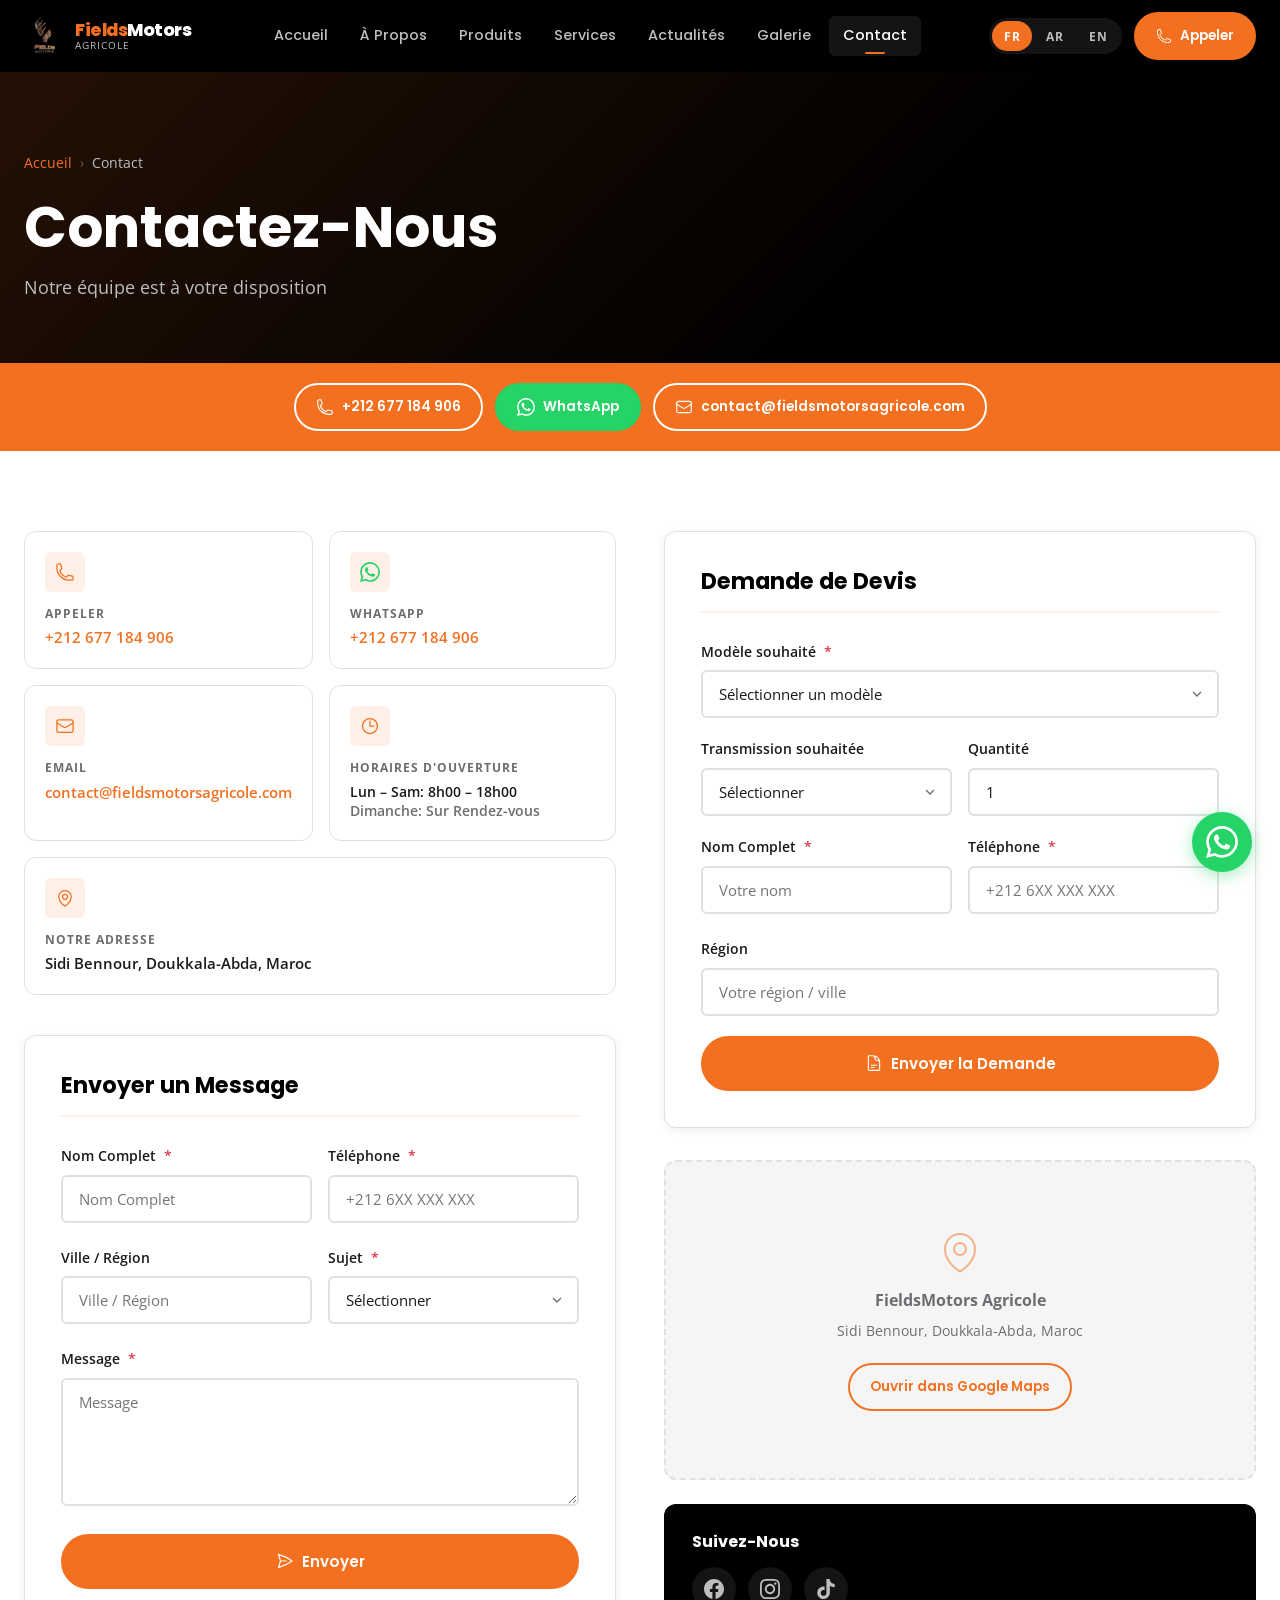
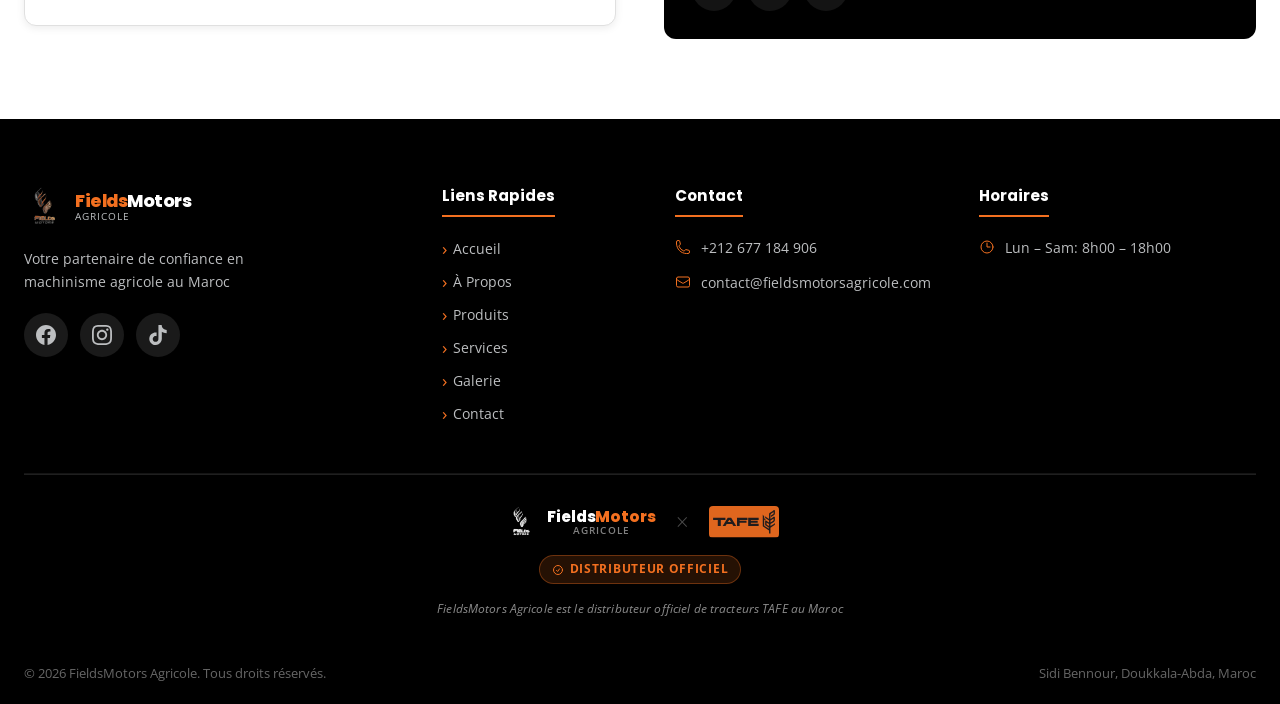
<file: contact.html>
﻿<!DOCTYPE html>
<html lang="fr" dir="ltr">
<head>
  <meta charset="UTF-8" />
  <meta name="viewport" content="width=device-width, initial-scale=1.0" />
  <title>Contact | FieldsMotors Agricole</title>
  <meta name="description" content="Contactez FieldsMotors Agricole : formulaire, WhatsApp, téléphone, email. Showroom à Sidi Bennour, Doukkala-Abda, Maroc." />
  <link rel="canonical" href="https://www.fieldsmotors.ma/contact.html" />
  <link rel="icon" href="/favicon.ico" sizes="any" />
  <link rel="icon" href="/assets/images/favicon.svg" type="image/svg+xml" />
  <link rel="icon" type="image/png" sizes="96x96" href="/assets/images/favicon-96x96.png" />
  <link rel="apple-touch-icon" href="/assets/images/apple-touch-icon.png" />
  <link rel="manifest" href="/site.webmanifest" />
  <meta name="theme-color" content="#F37020" />
  <link rel="preconnect" href="https://fonts.googleapis.com" />
  <link rel="preconnect" href="https://fonts.gstatic.com" crossorigin />
  <link href="https://fonts.googleapis.com/css2?family=Poppins:wght@400;500;600;700;800&family=Open+Sans:wght@400;500;600&family=Cairo:wght@400;600;700;800&display=swap" rel="stylesheet" />
  <link rel="stylesheet" href="/assets/css/main.css" />
</head>
<body>
  <a href="#main-content" class="skip-nav">Aller au contenu principal</a>

  <header class="site-header" role="banner">
    <div class="container header-inner">
      <a href="/" class="logo" aria-label="FieldsMotors Agricole - Accueil">
        <img src="/assets/images/logo.png" alt="FieldsMotors Logo" width="48" height="48" onerror="this.style.display='none'" />
        <div class="logo-text"><span class="logo-name">Fields<span>Motors</span></span><span class="logo-tagline">Agricole</span></div>
      </a>
      <nav class="main-nav" aria-label="Navigation principale">
        <a href="/" data-i18n="nav.home">Accueil</a>
        <a href="/about.html" data-i18n="nav.about">À Propos</a>
        <a href="/products.html" data-i18n="nav.products">Produits</a>
        <a href="/services.html" data-i18n="nav.services">Services</a>
        <a href="/news.html" data-i18n="nav.news">Actualités</a>
        <a href="/gallery.html" data-i18n="nav.gallery">Galerie</a>
        <a href="/contact.html" data-i18n="nav.contact">Contact</a>
      </nav>
      <div class="header-actions">
        <div class="lang-switcher" role="group" aria-label="Changer de langue">
          <button class="lang-btn active" data-lang="fr">FR</button>
          <button class="lang-btn" data-lang="ar">AR</button>
          <button class="lang-btn" data-lang="en">EN</button>
        </div>
        <a href="tel:+212677184906" class="btn btn-primary btn-sm">
          <svg xmlns="http://www.w3.org/2000/svg" fill="none" viewBox="0 0 24 24" stroke-width="1.5" stroke="currentColor" style="width:16px;height:16px;" aria-hidden="true"><path stroke-linecap="round" stroke-linejoin="round" d="M2.25 6.75c0 8.284 6.716 15 15 15h2.25a2.25 2.25 0 002.25-2.25v-1.372c0-.516-.351-.966-.852-1.091l-4.423-1.106c-.44-.11-.902.055-1.173.417l-.97 1.293c-.282.376-.769.542-1.21.38a12.035 12.035 0 01-7.143-7.143c-.162-.441.004-.928.38-1.21l1.293-.97c.363-.271.527-.734.417-1.173L6.963 3.102a1.125 1.125 0 00-1.091-.852H4.5A2.25 2.25 0 002.25 4.5v2.25z" /></svg>
          Appeler
        </a>
        <button class="menu-toggle" aria-label="Menu" aria-expanded="false" aria-controls="mobile-nav"><span></span><span></span><span></span></button>
      </div>
    </div>
  </header>

  <nav class="mobile-nav" id="mobile-nav" aria-label="Navigation mobile">
    <a href="/" data-i18n="nav.home">Accueil</a>
    <a href="/about.html" data-i18n="nav.about">À Propos</a>
    <a href="/products.html" data-i18n="nav.products">Produits</a>
    <a href="/services.html" data-i18n="nav.services">Services</a>
    <a href="/news.html" data-i18n="nav.news">Actualités</a>
    <a href="/gallery.html" data-i18n="nav.gallery">Galerie</a>
    <a href="/contact.html" data-i18n="nav.contact">Contact</a>
    <div class="mobile-lang">
      <button class="lang-btn" data-lang="fr">FR</button>
      <button class="lang-btn" data-lang="ar">AR</button>
      <button class="lang-btn" data-lang="en">EN</button>
    </div>
  </nav>

  <main id="main-content">

    <div class="page-hero">
      <div class="container">
        <nav class="breadcrumb" aria-label="Fil d'Ariane">
          <a href="/" data-i18n="nav.home">Accueil</a>
          <span class="breadcrumb-sep" aria-hidden="true">›</span>
          <span data-i18n="nav.contact">Contact</span>
        </nav>
        <h1 data-i18n="contact.title">Contactez-Nous</h1>
        <p data-i18n="contact.subtitle">Notre équipe est à votre disposition</p>
      </div>
    </div>

    <!-- Quick Contact Buttons -->
    <div style="background:var(--color-orange);padding:20px 0;">
      <div class="container" style="display:flex;gap:12px;flex-wrap:wrap;justify-content:center;">
        <a href="tel:+212677184906" class="btn btn-secondary btn-sm">
          <svg xmlns="http://www.w3.org/2000/svg" fill="none" viewBox="0 0 24 24" stroke-width="1.5" stroke="currentColor" style="width:18px;height:18px;" aria-hidden="true"><path stroke-linecap="round" stroke-linejoin="round" d="M2.25 6.75c0 8.284 6.716 15 15 15h2.25a2.25 2.25 0 002.25-2.25v-1.372c0-.516-.351-.966-.852-1.091l-4.423-1.106c-.44-.11-.902.055-1.173.417l-.97 1.293c-.282.376-.769.542-1.21.38a12.035 12.035 0 01-7.143-7.143c-.162-.441.004-.928.38-1.21l1.293-.97c.363-.271.527-.734.417-1.173L6.963 3.102a1.125 1.125 0 00-1.091-.852H4.5A2.25 2.25 0 002.25 4.5v2.25z" /></svg>
          +212 677 184 906
        </a>
        <a href="https://wa.me/212677184906" class="btn btn-sm" style="background:#25d366;color:white;border-color:#25d366;" target="_blank" rel="noopener noreferrer">
          <svg xmlns="http://www.w3.org/2000/svg" viewBox="0 0 24 24" fill="currentColor" style="width:18px;height:18px;" aria-hidden="true"><path d="M17.472 14.382c-.297-.149-1.758-.867-2.03-.967-.273-.099-.471-.148-.67.15-.197.297-.767.966-.94 1.164-.173.199-.347.223-.644.075-.297-.15-1.255-.463-2.39-1.475-.883-.788-1.48-1.761-1.653-2.059-.173-.297-.018-.458.13-.606.134-.133.298-.347.446-.52.149-.174.198-.298.298-.497.099-.198.05-.371-.025-.52-.075-.149-.669-1.612-.916-2.207-.242-.579-.487-.5-.669-.51-.173-.008-.371-.01-.57-.01-.198 0-.52.074-.792.372-.272.297-1.04 1.016-1.04 2.479 0 1.462 1.065 2.875 1.213 3.074.149.198 2.096 3.2 5.077 4.487.709.306 1.262.489 1.694.625.712.227 1.36.195 1.871.118.571-.085 1.758-.719 2.006-1.413.248-.694.248-1.289.173-1.413-.074-.124-.272-.198-.57-.347m-5.421 7.403h-.004a9.87 9.87 0 01-5.031-1.378l-.361-.214-3.741.982.998-3.648-.235-.374a9.86 9.86 0 01-1.51-5.26c.001-5.45 4.436-9.884 9.888-9.884 2.64 0 5.122 1.03 6.988 2.898a9.825 9.825 0 012.893 6.994c-.003 5.45-4.437 9.884-9.885 9.884m8.413-18.297A11.815 11.815 0 0012.05 0C5.495 0 .16 5.335.157 11.892c0 2.096.547 4.142 1.588 5.945L.057 24l6.305-1.654a11.882 11.882 0 005.683 1.448h.005c6.554 0 11.89-5.335 11.893-11.893a11.821 11.821 0 00-3.48-8.413z"/></svg>
          WhatsApp
        </a>
        <a href="mailto:contact@fieldsmotorsagricole.com" class="btn btn-secondary btn-sm">
          <svg xmlns="http://www.w3.org/2000/svg" fill="none" viewBox="0 0 24 24" stroke-width="1.5" stroke="currentColor" style="width:18px;height:18px;" aria-hidden="true"><path stroke-linecap="round" stroke-linejoin="round" d="M21.75 6.75v10.5a2.25 2.25 0 01-2.25 2.25h-15a2.25 2.25 0 01-2.25-2.25V6.75m19.5 0A2.25 2.25 0 0019.5 4.5h-15a2.25 2.25 0 00-2.25 2.25m19.5 0v.243a2.25 2.25 0 01-1.07 1.916l-7.5 4.615a2.25 2.25 0 01-2.36 0L3.32 8.91a2.25 2.25 0 01-1.07-1.916V6.75" /></svg>
          contact@fieldsmotorsagricole.com
        </a>
      </div>
    </div>

    <section class="section" aria-labelledby="contact-heading">
      <div class="container">
        <h2 class="sr-only" id="contact-heading">Formulaires de contact</h2>

        <div class="contact-grid">

          <!-- Left: Info + Forms -->
          <div>
            <!-- Contact Info Cards -->
            <div class="contact-info-grid" style="margin-bottom:40px;">
              <div class="contact-info-card">
                <div class="contact-info-icon" aria-hidden="true">
                  <svg xmlns="http://www.w3.org/2000/svg" fill="none" viewBox="0 0 24 24" stroke-width="1.5" stroke="currentColor"><path stroke-linecap="round" stroke-linejoin="round" d="M2.25 6.75c0 8.284 6.716 15 15 15h2.25a2.25 2.25 0 002.25-2.25v-1.372c0-.516-.351-.966-.852-1.091l-4.423-1.106c-.44-.11-.902.055-1.173.417l-.97 1.293c-.282.376-.769.542-1.21.38a12.035 12.035 0 01-7.143-7.143c-.162-.441.004-.928.38-1.21l1.293-.97c.363-.271.527-.734.417-1.173L6.963 3.102a1.125 1.125 0 00-1.091-.852H4.5A2.25 2.25 0 002.25 4.5v2.25z" /></svg>
                </div>
                <div class="contact-info-label" data-i18n="contact.call">Téléphone</div>
                <div class="contact-info-value"><a href="tel:+212677184906">+212 677 184 906</a></div>
              </div>
              <div class="contact-info-card">
                <div class="contact-info-icon" aria-hidden="true">
                  <svg xmlns="http://www.w3.org/2000/svg" viewBox="0 0 24 24" fill="currentColor" style="color:#25d366;"><path d="M17.472 14.382c-.297-.149-1.758-.867-2.03-.967-.273-.099-.471-.148-.67.15-.197.297-.767.966-.94 1.164-.173.199-.347.223-.644.075-.297-.15-1.255-.463-2.39-1.475-.883-.788-1.48-1.761-1.653-2.059-.173-.297-.018-.458.13-.606.134-.133.298-.347.446-.52.149-.174.198-.298.298-.497.099-.198.05-.371-.025-.52-.075-.149-.669-1.612-.916-2.207-.242-.579-.487-.5-.669-.51-.173-.008-.371-.01-.57-.01-.198 0-.52.074-.792.372-.272.297-1.04 1.016-1.04 2.479 0 1.462 1.065 2.875 1.213 3.074.149.198 2.096 3.2 5.077 4.487.709.306 1.262.489 1.694.625.712.227 1.36.195 1.871.118.571-.085 1.758-.719 2.006-1.413.248-.694.248-1.289.173-1.413-.074-.124-.272-.198-.57-.347m-5.421 7.403h-.004a9.87 9.87 0 01-5.031-1.378l-.361-.214-3.741.982.998-3.648-.235-.374a9.86 9.86 0 01-1.51-5.26c.001-5.45 4.436-9.884 9.888-9.884 2.64 0 5.122 1.03 6.988 2.898a9.825 9.825 0 012.893 6.994c-.003 5.45-4.437 9.884-9.885 9.884m8.413-18.297A11.815 11.815 0 0012.05 0C5.495 0 .16 5.335.157 11.892c0 2.096.547 4.142 1.588 5.945L.057 24l6.305-1.654a11.882 11.882 0 005.683 1.448h.005c6.554 0 11.89-5.335 11.893-11.893a11.821 11.821 0 00-3.48-8.413z"/></svg>
                </div>
                <div class="contact-info-label">WhatsApp</div>
                <div class="contact-info-value"><a href="https://wa.me/212677184906" target="_blank" rel="noopener noreferrer">+212 677 184 906</a></div>
              </div>
              <div class="contact-info-card">
                <div class="contact-info-icon" aria-hidden="true">
                  <svg xmlns="http://www.w3.org/2000/svg" fill="none" viewBox="0 0 24 24" stroke-width="1.5" stroke="currentColor"><path stroke-linecap="round" stroke-linejoin="round" d="M21.75 6.75v10.5a2.25 2.25 0 01-2.25 2.25h-15a2.25 2.25 0 01-2.25-2.25V6.75m19.5 0A2.25 2.25 0 0019.5 4.5h-15a2.25 2.25 0 00-2.25 2.25m19.5 0v.243a2.25 2.25 0 01-1.07 1.916l-7.5 4.615a2.25 2.25 0 01-2.36 0L3.32 8.91a2.25 2.25 0 01-1.07-1.916V6.75" /></svg>
                </div>
                <div class="contact-info-label" data-i18n="contact.email_us">Email</div>
                <div class="contact-info-value"><a href="mailto:contact@fieldsmotorsagricole.com">contact@fieldsmotorsagricole.com</a></div>
              </div>
              <div class="contact-info-card">
                <div class="contact-info-icon" aria-hidden="true">
                  <svg xmlns="http://www.w3.org/2000/svg" fill="none" viewBox="0 0 24 24" stroke-width="1.5" stroke="currentColor"><path stroke-linecap="round" stroke-linejoin="round" d="M12 6v6h4.5m4.5 0a9 9 0 11-18 0 9 9 0 0118 0z" /></svg>
                </div>
                <div class="contact-info-label" data-i18n="contact.hours_title">Horaires</div>
                <div class="contact-info-value" style="font-size:0.85rem;">
                  <span data-i18n="contact.hours">Lun–Sam: 8h–18h</span><br/>
                  <span data-i18n="contact.hours_sunday" style="color:var(--color-text-secondary);">Dim: Sur RDV</span>
                </div>
              </div>
              <div class="contact-info-card" style="grid-column:1/-1;">
                <div class="contact-info-icon" aria-hidden="true">
                  <svg xmlns="http://www.w3.org/2000/svg" fill="none" viewBox="0 0 24 24" stroke-width="1.5" stroke="currentColor"><path stroke-linecap="round" stroke-linejoin="round" d="M15 10.5a3 3 0 11-6 0 3 3 0 016 0z" /><path stroke-linecap="round" stroke-linejoin="round" d="M19.5 10.5c0 7.142-7.5 11.25-7.5 11.25S4.5 17.642 4.5 10.5a7.5 7.5 0 1115 0z" /></svg>
                </div>
                <div class="contact-info-label" data-i18n="contact.address_title">Adresse</div>
                <div class="contact-info-value" data-i18n="contact.address">Sidi Bennour, Doukkala-Abda, Maroc</div>
              </div>
            </div>

            <!-- Contact Form -->
            <div class="form-card reveal">
              <h2 class="form-title" data-i18n="contact.form_title">Envoyer un Message</h2>
              <!--
                SETUP: Replace mzdklzqe with your Formspree form ID.
                Get one free at https://formspree.io
                The form will email submissions to contact@fieldsmotorsagricole.com
              -->
              <form id="contact-form" action="https://formspree.io/f/mzdklzqe" method="POST" novalidate>
                <!-- Honeypot anti-spam -->
                <div class="form-honeypot" aria-hidden="true">
                  <input type="text" name="_gotcha" tabindex="-1" autocomplete="off" />
                </div>
                <input type="hidden" name="_subject" value="Nouveau message - FieldsMotors Agricole" />

                <div class="form-success" role="alert"></div>
                <div class="form-error-msg" role="alert"></div>

                <div class="form-row">
                  <div class="form-group">
                    <label class="form-label" for="contact-name">
                      <span data-i18n="contact.name">Nom Complet</span>
                      <span class="required-mark" aria-hidden="true">*</span>
                    </label>
                    <input class="form-input" type="text" id="contact-name" name="name" required
                      autocomplete="name" data-i18n-placeholder="contact.name" placeholder="Votre nom complet" />
                    <span class="form-error" role="alert"></span>
                  </div>
                  <div class="form-group">
                    <label class="form-label" for="contact-phone">
                      <span data-i18n="contact.phone">Téléphone</span>
                      <span class="required-mark" aria-hidden="true">*</span>
                    </label>
                    <input class="form-input" type="tel" id="contact-phone" name="phone" required
                      autocomplete="tel" placeholder="+212 6XX XXX XXX" />
                    <span class="form-error" role="alert"></span>
                  </div>
                </div>

                <div class="form-row">
                  <div class="form-group">
                    <label class="form-label" for="contact-city">
                      <span data-i18n="contact.city">Ville / Région</span>
                    </label>
                    <input class="form-input" type="text" id="contact-city" name="city"
                      autocomplete="address-level2" data-i18n-placeholder="contact.city" placeholder="Votre ville" />
                  </div>
                  <div class="form-group">
                    <label class="form-label" for="contact-subject">
                      <span data-i18n="contact.subject">Sujet</span>
                      <span class="required-mark" aria-hidden="true">*</span>
                    </label>
                    <select class="form-select" id="contact-subject" name="subject" required>
                      <option value="" disabled selected data-i18n="common.select">Sélectionner</option>
                      <option value="Vente" data-i18n="contact.subject_sales">Vente</option>
                      <option value="Service" data-i18n="contact.subject_service">Service</option>
                      <option value="Pièces Détachées" data-i18n="contact.subject_parts">Pièces Détachées</option>
                      <option value="Partenariat" data-i18n="contact.subject_partner">Partenariat</option>
                      <option value="Autre" data-i18n="contact.subject_other">Autre</option>
                    </select>
                    <span class="form-error" role="alert"></span>
                  </div>
                </div>

                <div class="form-group">
                  <label class="form-label" for="contact-message">
                    <span data-i18n="contact.message">Message</span>
                    <span class="required-mark" aria-hidden="true">*</span>
                  </label>
                  <textarea class="form-textarea" id="contact-message" name="message" required
                    rows="5" data-i18n-placeholder="contact.message" placeholder="Votre message..."></textarea>
                  <span class="form-error" role="alert"></span>
                </div>

                <button type="submit" class="btn btn-primary btn-full">
                  <svg xmlns="http://www.w3.org/2000/svg" fill="none" viewBox="0 0 24 24" stroke-width="1.5" stroke="currentColor" style="width:18px;height:18px;" aria-hidden="true"><path stroke-linecap="round" stroke-linejoin="round" d="M6 12L3.269 3.126A59.768 59.768 0 0121.485 12 59.77 59.77 0 013.27 20.876L5.999 12zm0 0h7.5" /></svg>
                  <span data-i18n="contact.send">Envoyer</span>
                </button>
              </form>
            </div>
          </div>

          <!-- Right: Quote Form + Map -->
          <div>

            <!-- Quote Request Form -->
            <div class="form-card reveal" style="margin-bottom:32px;">
              <h2 class="form-title" data-i18n="contact.quote_title">Demande de Devis</h2>
              <form id="quote-form" action="https://formspree.io/f/mzdklzqe" method="POST" novalidate>
                <div class="form-honeypot" aria-hidden="true">
                  <input type="text" name="_gotcha" tabindex="-1" autocomplete="off" />
                </div>
                <input type="hidden" name="_subject" value="Demande de Devis - FieldsMotors Agricole" />

                <div class="form-success" role="alert"></div>
                <div class="form-error-msg" role="alert"></div>

                <div class="form-group">
                  <label class="form-label" for="quote-model">
                    <span data-i18n="contact.model">Modèle souhaité</span>
                    <span class="required-mark" aria-hidden="true">*</span>
                  </label>
                  <select class="form-select" id="quote-model" name="model" required>
                    <option value="" disabled selected>Sélectionner un modèle</option>
                    <option value="TAFE 2610 2WD">TAFE 2610 2WD — 26 CV</option>
                    <option value="TAFE 4502 2WD">TAFE 4502 2WD — 45 CV</option>
                    <option value="TAFE 4502 4WD">TAFE 4502 4WD — 45 CV</option>
                    <option value="TAFE 6028 2WD">TAFE 6028 2WD — 60 CV</option>
                    <option value="TAFE 6028 4WD">TAFE 6028 4WD — 60 CV</option>
                    <option value="TAFE 7502 4WD">TAFE 7502 4WD — 75 CV</option>
                    <option value="TAFE 8000 4WD">TAFE 8000 4WD — 80 CV</option>
                    <option value="TAFE 8502 4WD">TAFE 8502 4WD — 85 CV</option>
                    <option value="TAFE 9502 4WD">TAFE 9502 4WD — 90 CV</option>
                    <option value="TAFE 10004 4WD">TAFE 10004 4WD — 100 CV</option>
                    <option value="Autre / Conseil">Autre / Besoin de conseil</option>
                  </select>
                  <span class="form-error" role="alert"></span>
                </div>

                <div class="form-row">
                  <div class="form-group">
                    <label class="form-label" for="quote-drive">
                      <span data-i18n="contact.drive_pref">Transmission</span>
                    </label>
                    <select class="form-select" id="quote-drive" name="drive">
                      <option value="" disabled selected>Sélectionner</option>
                      <option value="2WD" data-i18n="products.filter_2wd">2RM</option>
                      <option value="4WD" data-i18n="products.filter_4wd">4RM</option>
                      <option value="Indifferent">Indifférent</option>
                    </select>
                  </div>
                  <div class="form-group">
                    <label class="form-label" for="quote-quantity">
                      <span data-i18n="contact.quantity">Quantité</span>
                    </label>
                    <input class="form-input" type="number" id="quote-quantity" name="quantity"
                      min="1" max="99" value="1" />
                  </div>
                </div>

                <div class="form-row">
                  <div class="form-group">
                    <label class="form-label" for="quote-name">
                      <span data-i18n="contact.name">Nom Complet</span>
                      <span class="required-mark" aria-hidden="true">*</span>
                    </label>
                    <input class="form-input" type="text" id="quote-name" name="name" required
                      autocomplete="name" placeholder="Votre nom" />
                    <span class="form-error" role="alert"></span>
                  </div>
                  <div class="form-group">
                    <label class="form-label" for="quote-phone">
                      <span data-i18n="contact.phone">Téléphone</span>
                      <span class="required-mark" aria-hidden="true">*</span>
                    </label>
                    <input class="form-input" type="tel" id="quote-phone" name="phone" required
                      autocomplete="tel" placeholder="+212 6XX XXX XXX" />
                    <span class="form-error" role="alert"></span>
                  </div>
                </div>

                <div class="form-group">
                  <label class="form-label" for="quote-region">
                    <span data-i18n="contact.region">Région</span>
                  </label>
                  <input class="form-input" type="text" id="quote-region" name="region"
                    placeholder="Votre région / ville" />
                </div>

                <button type="submit" class="btn btn-primary btn-full">
                  <svg xmlns="http://www.w3.org/2000/svg" fill="none" viewBox="0 0 24 24" stroke-width="1.5" stroke="currentColor" style="width:18px;height:18px;" aria-hidden="true"><path stroke-linecap="round" stroke-linejoin="round" d="M19.5 14.25v-2.625a3.375 3.375 0 00-3.375-3.375h-1.5A1.125 1.125 0 0113.5 7.125v-1.5a3.375 3.375 0 00-3.375-3.375H8.25m0 12.75h7.5m-7.5 3H12M10.5 2.25H5.625c-.621 0-1.125.504-1.125 1.125v17.25c0 .621.504 1.125 1.125 1.125h12.75c.621 0 1.125-.504 1.125-1.125V11.25a9 9 0 00-9-9z" /></svg>
                  <span data-i18n="contact.submit_quote">Envoyer la Demande</span>
                </button>
              </form>
            </div>

            <!-- Map Placeholder -->
            <div class="map-placeholder reveal" role="img" aria-label="Localisation FieldsMotors — Sidi Bennour, Maroc">
              <svg xmlns="http://www.w3.org/2000/svg" fill="none" viewBox="0 0 24 24" stroke-width="1" stroke="currentColor" aria-hidden="true"><path stroke-linecap="round" stroke-linejoin="round" d="M15 10.5a3 3 0 11-6 0 3 3 0 016 0z" /><path stroke-linecap="round" stroke-linejoin="round" d="M19.5 10.5c0 7.142-7.5 11.25-7.5 11.25S4.5 17.642 4.5 10.5a7.5 7.5 0 1115 0z" /></svg>
              <div style="text-align:center;">
                <strong style="display:block;margin-bottom:4px;">FieldsMotors Agricole</strong>
                <span style="font-size:0.88rem;">Sidi Bennour, Doukkala-Abda, Maroc</span>
              </div>
              <a href="https://maps.google.com/?q=Sidi+Bennour+Maroc" target="_blank" rel="noopener noreferrer" class="btn btn-outline btn-sm" style="margin-top:8px;">
                Ouvrir dans Google Maps
              </a>
            </div>

            <!-- Social Links -->
            <div style="background:var(--color-black);border-radius:var(--radius-md);padding:28px;margin-top:24px;" class="reveal">
              <h3 style="color:white;font-size:1rem;margin-bottom:16px;" data-i18n="footer.follow_title">Suivez-Nous</h3>
              <div class="social-links">
                <a href="https://www.facebook.com/share/1BM3pNTTG8/?mibextid=wwXIfr" class="social-link" aria-label="Facebook" style="background:rgba(255,255,255,0.08);">
                  <svg xmlns="http://www.w3.org/2000/svg" viewBox="0 0 24 24" fill="currentColor"><path d="M24 12.073c0-6.627-5.373-12-12-12s-12 5.373-12 12c0 5.99 4.388 10.954 10.125 11.854v-8.385H7.078v-3.47h3.047V9.43c0-3.007 1.792-4.669 4.533-4.669 1.312 0 2.686.235 2.686.235v2.953H15.83c-1.491 0-1.956.925-1.956 1.874v2.25h3.328l-.532 3.47h-2.796v8.385C19.612 23.027 24 18.062 24 12.073z"/></svg>
                </a>
                <a href="https://www.instagram.com/fieldsmotor_agricole?igsh=MWEyeWpteXQ4NmF6cQ==" class="social-link" aria-label="Instagram" style="background:rgba(255,255,255,0.08);">
                  <svg xmlns="http://www.w3.org/2000/svg" viewBox="0 0 24 24" fill="currentColor"><path d="M12 2.163c3.204 0 3.584.012 4.85.07 3.252.148 4.771 1.691 4.919 4.919.058 1.265.069 1.645.069 4.849 0 3.205-.012 3.584-.069 4.849-.149 3.225-1.664 4.771-4.919 4.919-1.266.058-1.644.07-4.85.07-3.204 0-3.584-.012-4.849-.07-3.26-.149-4.771-1.699-4.919-4.92-.058-1.265-.07-1.644-.07-4.849 0-3.204.013-3.583.07-4.849.149-3.227 1.664-4.771 4.919-4.919 1.266-.057 1.645-.069 4.849-.069zm0-2.163c-3.259 0-3.667.014-4.947.072-4.358.2-6.78 2.618-6.98 6.98-.059 1.281-.073 1.689-.073 4.948 0 3.259.014 3.668.072 4.948.2 4.358 2.618 6.78 6.98 6.98 1.281.058 1.689.072 4.948.072 3.259 0 3.668-.014 4.948-.072 4.354-.2 6.782-2.618 6.979-6.98.059-1.28.073-1.689.073-4.948 0-3.259-.014-3.667-.072-4.947-.196-4.354-2.617-6.78-6.979-6.98-1.281-.059-1.69-.073-4.949-.073zm0 5.838c-3.403 0-6.162 2.759-6.162 6.162s2.759 6.163 6.162 6.163 6.162-2.759 6.162-6.163c0-3.403-2.759-6.162-6.162-6.162zm0 10.162c-2.209 0-4-1.79-4-4 0-2.209 1.791-4 4-4s4 1.791 4 4c0 2.21-1.791 4-4 4zm6.406-11.845c-.796 0-1.441.645-1.441 1.44s.645 1.44 1.441 1.44c.795 0 1.439-.645 1.439-1.44s-.644-1.44-1.439-1.44z"/></svg>
                </a>
                <a href="https://www.tiktok.com/@fieldsmotors.agricole?_r=1&_t=ZS-95PN9SLzEc1" class="social-link" aria-label="TikTok" style="background:rgba(255,255,255,0.08);">
                  <svg xmlns="http://www.w3.org/2000/svg" viewBox="0 0 24 24" fill="currentColor"><path d="M12.525.02c1.31-.02 2.61-.01 3.91-.02.08 1.53.63 3.09 1.75 4.17 1.12 1.11 2.7 1.62 4.24 1.79v4.03c-1.44-.05-2.89-.35-4.2-.97-.57-.26-1.1-.59-1.62-.93-.01 2.92.01 5.84-.02 8.75-.08 1.4-.54 2.79-1.35 3.94-1.31 1.92-3.58 3.17-5.91 3.21-1.43.08-2.86-.31-4.08-1.03-2.02-1.19-3.44-3.37-3.65-5.71-.02-.5-.03-1-.01-1.49.18-1.9 1.12-3.72 2.58-4.96 1.66-1.44 3.98-2.13 6.15-1.72.02 1.48-.04 2.96-.04 4.44-.99-.32-2.15-.23-3.02.37-.63.41-1.11 1.04-1.36 1.75-.21.51-.15 1.07-.14 1.61.24 1.64 1.82 3.02 3.5 2.87 1.12-.01 2.19-.66 2.77-1.61.19-.33.4-.67.41-1.06.1-1.79.06-3.57.07-5.36.01-4.03-.01-8.05.02-12.07z"/></svg>
                </a>
              </div>
            </div>

          </div>
        </div>
      </div>
    </section>

  </main>

  <footer class="site-footer" role="contentinfo">
    <div class="container">
      <div class="footer-grid">
        <div class="footer-brand">
          <a href="/" class="logo"><img src="/assets/images/logo.png" alt="FieldsMotors Logo" width="40" height="40" onerror="this.style.display='none'" /><div class="logo-text"><span class="logo-name">Fields<span>Motors</span></span><span class="logo-tagline">Agricole</span></div></a>
          <p class="footer-tagline" data-i18n="footer.tagline">Votre partenaire de confiance en machinisme agricole au Maroc</p>
          <div class="social-links">
            <a href="https://www.facebook.com/share/1BM3pNTTG8/?mibextid=wwXIfr" class="social-link" aria-label="Facebook"><svg xmlns="http://www.w3.org/2000/svg" viewBox="0 0 24 24" fill="currentColor"><path d="M24 12.073c0-6.627-5.373-12-12-12s-12 5.373-12 12c0 5.99 4.388 10.954 10.125 11.854v-8.385H7.078v-3.47h3.047V9.43c0-3.007 1.792-4.669 4.533-4.669 1.312 0 2.686.235 2.686.235v2.953H15.83c-1.491 0-1.956.925-1.956 1.874v2.25h3.328l-.532 3.47h-2.796v8.385C19.612 23.027 24 18.062 24 12.073z"/></svg></a>
            <a href="https://www.instagram.com/fieldsmotor_agricole?igsh=MWEyeWpteXQ4NmF6cQ==" class="social-link" aria-label="Instagram"><svg xmlns="http://www.w3.org/2000/svg" viewBox="0 0 24 24" fill="currentColor"><path d="M12 2.163c3.204 0 3.584.012 4.85.07 3.252.148 4.771 1.691 4.919 4.919.058 1.265.069 1.645.069 4.849 0 3.205-.012 3.584-.069 4.849-.149 3.225-1.664 4.771-4.919 4.919-1.266.058-1.644.07-4.85.07-3.204 0-3.584-.012-4.849-.07-3.26-.149-4.771-1.699-4.919-4.92-.058-1.265-.07-1.644-.07-4.849 0-3.204.013-3.583.07-4.849.149-3.227 1.664-4.771 4.919-4.919 1.266-.057 1.645-.069 4.849-.069zm0-2.163c-3.259 0-3.667.014-4.947.072-4.358.2-6.78 2.618-6.98 6.98-.059 1.281-.073 1.689-.073 4.948 0 3.259.014 3.668.072 4.948.2 4.358 2.618 6.78 6.98 6.98 1.281.058 1.689.072 4.948.072 3.259 0 3.668-.014 4.948-.072 4.354-.2 6.782-2.618 6.979-6.98.059-1.28.073-1.689.073-4.948 0-3.259-.014-3.667-.072-4.947-.196-4.354-2.617-6.78-6.979-6.98-1.281-.059-1.69-.073-4.949-.073zm0 5.838c-3.403 0-6.162 2.759-6.162 6.162s2.759 6.163 6.162 6.163 6.162-2.759 6.162-6.163c0-3.403-2.759-6.162-6.162-6.162zm0 10.162c-2.209 0-4-1.79-4-4 0-2.209 1.791-4 4-4s4 1.791 4 4c0 2.21-1.791 4-4 4zm6.406-11.845c-.796 0-1.441.645-1.441 1.44s.645 1.44 1.441 1.44c.795 0 1.439-.645 1.439-1.44s-.644-1.44-1.439-1.44z"/></svg></a>
            <a href="https://www.tiktok.com/@fieldsmotors.agricole?_r=1&_t=ZS-95PN9SLzEc1" class="social-link" aria-label="TikTok"><svg xmlns="http://www.w3.org/2000/svg" viewBox="0 0 24 24" fill="currentColor"><path d="M12.525.02c1.31-.02 2.61-.01 3.91-.02.08 1.53.63 3.09 1.75 4.17 1.12 1.11 2.7 1.62 4.24 1.79v4.03c-1.44-.05-2.89-.35-4.2-.97-.57-.26-1.1-.59-1.62-.93-.01 2.92.01 5.84-.02 8.75-.08 1.4-.54 2.79-1.35 3.94-1.31 1.92-3.58 3.17-5.91 3.21-1.43.08-2.86-.31-4.08-1.03-2.02-1.19-3.44-3.37-3.65-5.71-.02-.5-.03-1-.01-1.49.18-1.9 1.12-3.72 2.58-4.96 1.66-1.44 3.98-2.13 6.15-1.72.02 1.48-.04 2.96-.04 4.44-.99-.32-2.15-.23-3.02.37-.63.41-1.11 1.04-1.36 1.75-.21.51-.15 1.07-.14 1.61.24 1.64 1.82 3.02 3.5 2.87 1.12-.01 2.19-.66 2.77-1.61.19-.33.4-.67.41-1.06.1-1.79.06-3.57.07-5.36.01-4.03-.01-8.05.02-12.07z"/></svg></a>
          </div>
        </div>
        <div class="footer-col"><h4 data-i18n="footer.links_title">Liens Rapides</h4><nav class="footer-links"><a href="/" data-i18n="nav.home">Accueil</a><a href="/about.html" data-i18n="nav.about">À Propos</a><a href="/products.html" data-i18n="nav.products">Produits</a><a href="/services.html" data-i18n="nav.services">Services</a><a href="/gallery.html" data-i18n="nav.gallery">Galerie</a><a href="/contact.html" data-i18n="nav.contact">Contact</a></nav></div>
        <div class="footer-col"><h4 data-i18n="footer.contact_title">Contact</h4><div class="footer-contact-items"><div class="footer-contact-item"><svg xmlns="http://www.w3.org/2000/svg" fill="none" viewBox="0 0 24 24" stroke-width="1.5" stroke="currentColor" aria-hidden="true"><path stroke-linecap="round" stroke-linejoin="round" d="M2.25 6.75c0 8.284 6.716 15 15 15h2.25a2.25 2.25 0 002.25-2.25v-1.372c0-.516-.351-.966-.852-1.091l-4.423-1.106c-.44-.11-.902.055-1.173.417l-.97 1.293c-.282.376-.769.542-1.21.38a12.035 12.035 0 01-7.143-7.143c-.162-.441.004-.928.38-1.21l1.293-.97c.363-.271.527-.734.417-1.173L6.963 3.102a1.125 1.125 0 00-1.091-.852H4.5A2.25 2.25 0 002.25 4.5v2.25z" /></svg><a href="tel:+212677184906">+212 677 184 906</a></div><div class="footer-contact-item"><svg xmlns="http://www.w3.org/2000/svg" fill="none" viewBox="0 0 24 24" stroke-width="1.5" stroke="currentColor" aria-hidden="true"><path stroke-linecap="round" stroke-linejoin="round" d="M21.75 6.75v10.5a2.25 2.25 0 01-2.25 2.25h-15a2.25 2.25 0 01-2.25-2.25V6.75m19.5 0A2.25 2.25 0 0019.5 4.5h-15a2.25 2.25 0 00-2.25 2.25m19.5 0v.243a2.25 2.25 0 01-1.07 1.916l-7.5 4.615a2.25 2.25 0 01-2.36 0L3.32 8.91a2.25 2.25 0 01-1.07-1.916V6.75" /></svg><a href="mailto:contact@fieldsmotorsagricole.com">contact@fieldsmotorsagricole.com</a></div></div></div>
        <div class="footer-col"><h4>Horaires</h4><div class="footer-contact-items"><div class="footer-contact-item"><svg xmlns="http://www.w3.org/2000/svg" fill="none" viewBox="0 0 24 24" stroke-width="1.5" stroke="currentColor" aria-hidden="true"><path stroke-linecap="round" stroke-linejoin="round" d="M12 6v6h4.5m4.5 0a9 9 0 11-18 0 9 9 0 0118 0z" /></svg><span data-i18n="contact.hours">Lun – Sam: 8h00 – 18h00</span></div></div></div>
      </div>
      <!-- Official Distributor Strip -->
      <div class="footer-distributor">
        <div class="footer-dist-logos">
          <a href="/" class="footer-dist-logo-fm" aria-label="FieldsMotors Agricole">
            <img src="/assets/images/logo.png" alt="FieldsMotors Logo" width="38" height="38" onerror="this.style.display='none'" />
            <div class="logo-text">
              <span class="logo-name">Fields<span>Motors</span></span>
              <span class="logo-tagline">Agricole</span>
            </div>
          </a>
          <span class="footer-dist-sep" aria-hidden="true">×</span>
          <img src="/assets/images/tafe-logo.svg" alt="TAFE Tractors" class="footer-dist-logo-tafe" />
        </div>
        <span class="footer-dist-badge">
          <svg xmlns="http://www.w3.org/2000/svg" fill="none" viewBox="0 0 24 24" stroke-width="2" stroke="currentColor" style="width:12px;height:12px;" aria-hidden="true"><path stroke-linecap="round" stroke-linejoin="round" d="M9 12.75L11.25 15 15 9.75M21 12a9 9 0 11-18 0 9 9 0 0118 0z"/></svg>
          <span data-i18n="footer.dist_badge">Distributeur Officiel</span>
        </span>
        <p class="footer-dist-text" data-i18n="footer.dist_text">FieldsMotors Agricole est le distributeur officiel de tracteurs TAFE au Maroc</p>
      </div>
      <div class="footer-bottom">
        <span>© <span id="footer-year"></span> FieldsMotors Agricole. Tous droits réservés.</span>
        <span>Sidi Bennour, Doukkala-Abda, Maroc</span>
      </div>
    </div>
  </footer>

  <a href="https://wa.me/212677184906" class="whatsapp-float" target="_blank" rel="noopener noreferrer" aria-label="WhatsApp">
    <svg xmlns="http://www.w3.org/2000/svg" viewBox="0 0 24 24" fill="currentColor" aria-hidden="true"><path d="M17.472 14.382c-.297-.149-1.758-.867-2.03-.967-.273-.099-.471-.148-.67.15-.197.297-.767.966-.94 1.164-.173.199-.347.223-.644.075-.297-.15-1.255-.463-2.39-1.475-.883-.788-1.48-1.761-1.653-2.059-.173-.297-.018-.458.13-.606.134-.133.298-.347.446-.52.149-.174.198-.298.298-.497.099-.198.05-.371-.025-.52-.075-.149-.669-1.612-.916-2.207-.242-.579-.487-.5-.669-.51-.173-.008-.371-.01-.57-.01-.198 0-.52.074-.792.372-.272.297-1.04 1.016-1.04 2.479 0 1.462 1.065 2.875 1.213 3.074.149.198 2.096 3.2 5.077 4.487.709.306 1.262.489 1.694.625.712.227 1.36.195 1.871.118.571-.085 1.758-.719 2.006-1.413.248-.694.248-1.289.173-1.413-.074-.124-.272-.198-.57-.347m-5.421 7.403h-.004a9.87 9.87 0 01-5.031-1.378l-.361-.214-3.741.982.998-3.648-.235-.374a9.86 9.86 0 01-1.51-5.26c.001-5.45 4.436-9.884 9.888-9.884 2.64 0 5.122 1.03 6.988 2.898a9.825 9.825 0 012.893 6.994c-.003 5.45-4.437 9.884-9.885 9.884m8.413-18.297A11.815 11.815 0 0012.05 0C5.495 0 .16 5.335.157 11.892c0 2.096.547 4.142 1.588 5.945L.057 24l6.305-1.654a11.882 11.882 0 005.683 1.448h.005c6.554 0 11.89-5.335 11.893-11.893a11.821 11.821 0 00-3.48-8.413z"/></svg>
  </a>

  <script src="/assets/js/i18n.js"></script>
  <script src="/assets/js/main.js"></script>
  <script>
    document.getElementById('footer-year').textContent = new Date().getFullYear();

    // Pre-fill subject from URL param
    const params = new URLSearchParams(window.location.search);
    const subject = params.get('subject');
    if (subject) {
      const sel = document.getElementById('contact-subject');
      if (sel) {
        const opt = Array.from(sel.options).find(o => o.value.toLowerCase().includes(subject.toLowerCase()));
        if (opt) sel.value = opt.value;
      }
    }
    const model = params.get('model');
    if (model) {
      const sel = document.getElementById('quote-model');
      if (sel) {
        const opt = Array.from(sel.options).find(o => o.value.toLowerCase().includes(model.toLowerCase()));
        if (opt) sel.value = opt.value;
      }
    }
  </script>
</body>
</html>
</file>
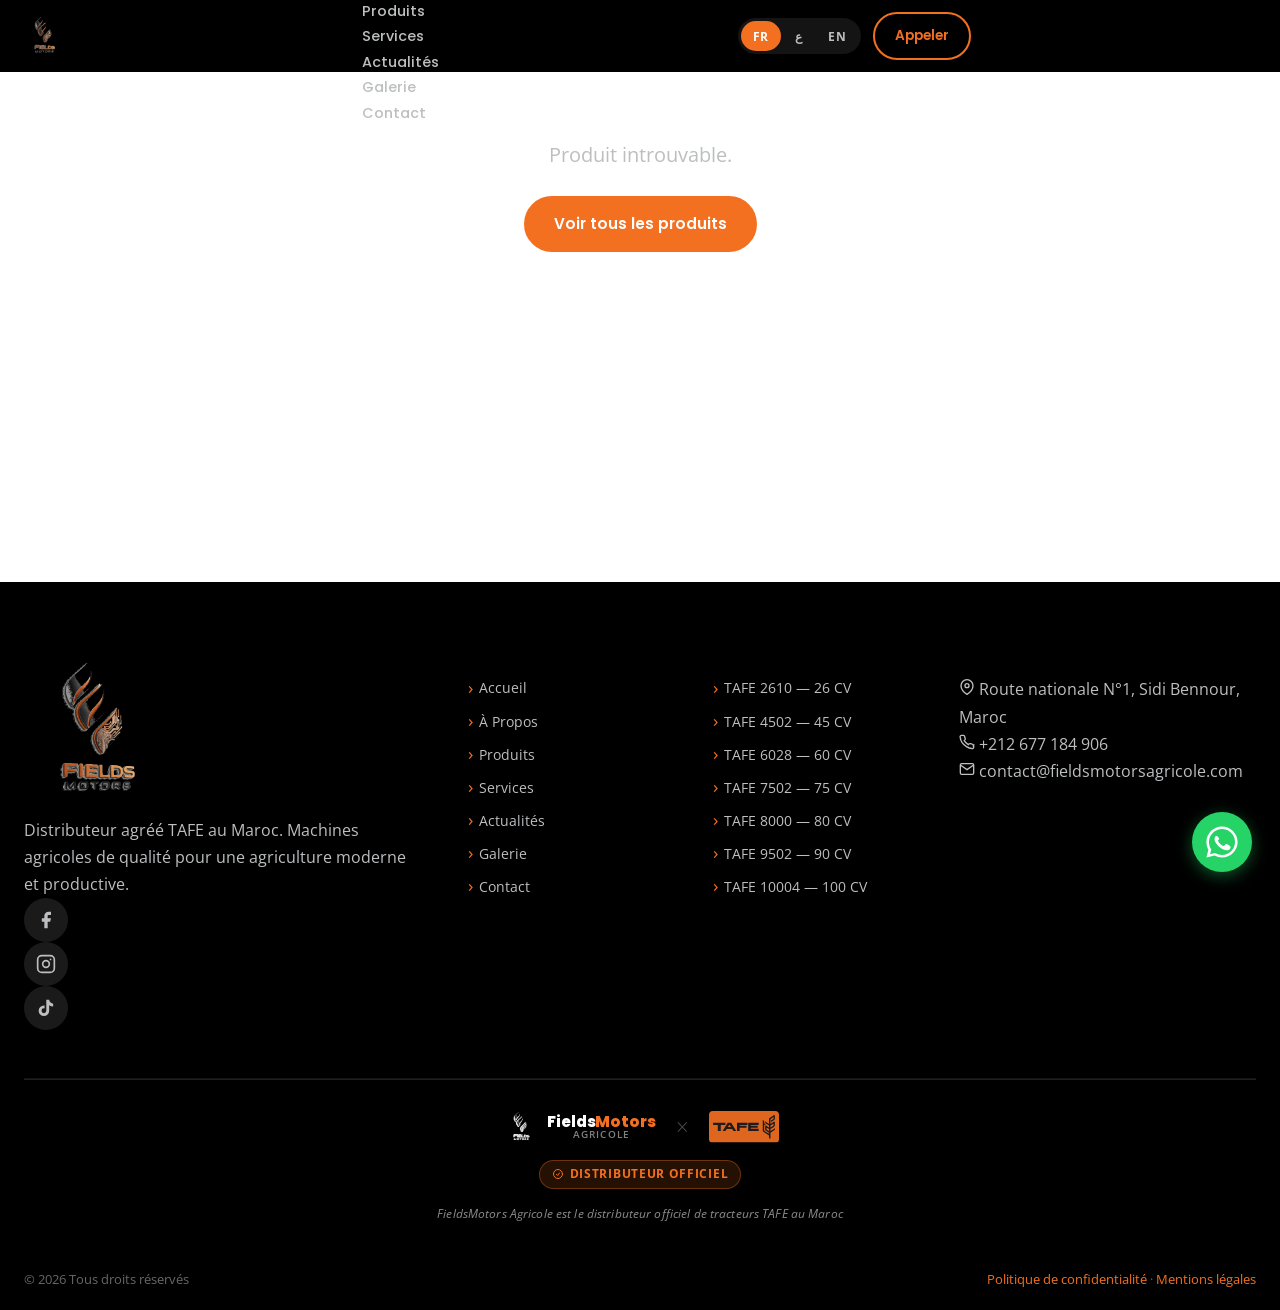
<file: product-detail.html>
﻿<!DOCTYPE html>
<html lang="fr" dir="ltr">
<head>
  <meta charset="UTF-8" />
  <meta name="viewport" content="width=device-width, initial-scale=1.0" />
  <meta name="description" content="Fiche technique tracteur TAFE — FieldsMotors Agricole, Sidi Bennour, Maroc." />
  <meta name="robots" content="index, follow" />

  <!-- Open Graph -->
  <meta property="og:type" content="product" />
  <meta property="og:site_name" content="FieldsMotors Agricole" />
  <meta property="og:locale" content="fr_MA" />

  <!-- Canonical resolved by JS -->
  <link rel="canonical" id="canonical-url" href="https://www.fieldsmotor.ma/product-detail.html" />

  <!-- Hreflang -->
  <link rel="alternate" hreflang="fr" href="https://www.fieldsmotor.ma/product-detail.html?lang=fr" />
  <link rel="alternate" hreflang="ar" href="https://www.fieldsmotor.ma/product-detail.html?lang=ar" />
  <link rel="alternate" hreflang="en" href="https://www.fieldsmotor.ma/product-detail.html?lang=en" />
  <link rel="alternate" hreflang="x-default" href="https://www.fieldsmotor.ma/product-detail.html" />

  <title>Tracteur TAFE | FieldsMotors Agricole</title>

  <!-- Fonts -->
  <link rel="preconnect" href="https://fonts.googleapis.com" />
  <link rel="preconnect" href="https://fonts.gstatic.com" crossorigin />
  <link href="https://fonts.googleapis.com/css2?family=Cairo:wght@400;600;700;900&family=Open+Sans:wght@400;600&family=Poppins:wght@400;500;600;700;800;900&display=swap" rel="stylesheet" />

  <link rel="stylesheet" href="assets/css/main.css" />
  <link rel="icon" href="/favicon.ico" sizes="any" />
  <link rel="icon" href="/assets/images/favicon.svg" type="image/svg+xml" />
  <link rel="icon" type="image/png" sizes="96x96" href="/assets/images/favicon-96x96.png" />
  <link rel="apple-touch-icon" href="/assets/images/apple-touch-icon.png" />
  <link rel="manifest" href="/site.webmanifest" />
  <meta name="theme-color" content="#F37020" />

  <!-- JSON-LD injected by JS -->
  <script type="application/ld+json" id="product-schema"></script>
</head>
<body>

  <!-- Skip Navigation -->
  <a href="#main-content" class="skip-nav" data-i18n="common.skip_nav">Aller au contenu principal</a>

  <!-- ── Header ─────────────────────────────────────────────────────────────── -->
  <header class="site-header" id="site-header" role="banner">
    <div class="container header-inner">
      <a href="index.html" class="logo" aria-label="FieldsMotors Agricole — Accueil">
        <img src="assets/images/logo.png"
             alt="FieldsMotors Agricole"
             width="160" height="48"
             onerror="this.style.display='none';this.nextElementSibling.style.display='flex'" />
        <span class="logo-text-fallback" style="display:none">
          <span class="logo-fields">Fields</span><span class="logo-motors">Motors</span>
          <span class="logo-tagline">Agricole</span>
        </span>
      </a>

      <nav class="main-nav" id="main-nav" aria-label="Navigation principale">
        <ul role="list">
          <li><a href="index.html"    data-i18n="nav.home">Accueil</a></li>
          <li><a href="about.html"    data-i18n="nav.about">À Propos</a></li>
          <li><a href="products.html" data-i18n="nav.products" class="active">Produits</a></li>
          <li><a href="services.html" data-i18n="nav.services">Services</a></li>
          <li><a href="news.html"     data-i18n="nav.news">Actualités</a></li>
          <li><a href="gallery.html"  data-i18n="nav.gallery">Galerie</a></li>
          <li><a href="contact.html"  data-i18n="nav.contact">Contact</a></li>
        </ul>
      </nav>

      <div class="header-actions">
        <div class="lang-switcher" role="group" aria-label="Choix de la langue">
          <button class="lang-btn active" data-lang="fr" aria-pressed="true">FR</button>
          <button class="lang-btn" data-lang="ar" aria-pressed="false">ع</button>
          <button class="lang-btn" data-lang="en" aria-pressed="false">EN</button>
        </div>
        <a href="tel:+212677184906" class="btn btn-outline btn-sm header-cta" data-i18n="nav.call">Appeler</a>
      </div>

      <button class="mobile-menu-toggle" id="mobile-menu-toggle"
              aria-controls="main-nav" aria-expanded="false"
              aria-label="Ouvrir le menu">
        <span class="hamburger-line"></span>
        <span class="hamburger-line"></span>
        <span class="hamburger-line"></span>
      </button>
    </div>
  </header>

  <!-- ── Main ───────────────────────────────────────────────────────────────── -->
  <main id="main-content">

    <!-- Breadcrumb -->
    <nav class="breadcrumb-nav" aria-label="Fil d'Ariane">
      <div class="container">
        <ol class="breadcrumb" role="list">
          <li><a href="index.html" data-i18n="nav.home">Accueil</a></li>
          <li><a href="products.html" data-i18n="nav.products">Produits</a></li>
          <li id="breadcrumb-product" aria-current="page">Détail produit</li>
        </ol>
      </div>
    </nav>

    <!-- Product Detail — rendered by products.js -->
    <div id="product-detail-container" class="container" style="min-height:60vh; padding-top:2rem; padding-bottom:4rem;">
      <!-- Loading state -->
      <div id="product-loading" style="text-align:center; padding:4rem 0;">
        <div class="loading-spinner" aria-label="Chargement…"></div>
        <p style="margin-top:1rem; color:var(--color-grey)">Chargement…</p>
      </div>
    </div>

  </main>

  <!-- ── Footer ─────────────────────────────────────────────────────────────── -->
  <footer class="site-footer" role="contentinfo">
    <div class="container">
      <div class="footer-grid">
        <div class="footer-col footer-brand">
          <a href="index.html" class="footer-logo" aria-label="FieldsMotors Agricole">
            <img src="assets/images/logo.png" alt="FieldsMotors Agricole" width="140" height="42"
                 onerror="this.style.display='none';this.nextElementSibling.style.display='block'" />
            <span style="display:none;font-weight:800;font-size:1.2rem;color:#fff">FieldsMotors</span>
          </a>
          <p class="footer-desc" data-i18n="footer.description">
            Distributeur agréé TAFE au Maroc. Machines agricoles de qualité pour une agriculture moderne et productive.
          </p>
          <div class="footer-social" aria-label="Réseaux sociaux">
            <a href="https://www.facebook.com/share/1BM3pNTTG8/?mibextid=wwXIfr" aria-label="Facebook" class="social-link" target="_blank" rel="noopener">
              <svg width="20" height="20" viewBox="0 0 24 24" fill="currentColor" aria-hidden="true"><path d="M18 2h-3a5 5 0 0 0-5 5v3H7v4h3v8h4v-8h3l1-4h-4V7a1 1 0 0 1 1-1h3z"/></svg>
            </a>
            <a href="#" aria-label="Instagram" class="social-link" target="_blank" rel="noopener">
              <svg width="20" height="20" viewBox="0 0 24 24" fill="none" stroke="currentColor" stroke-width="2" aria-hidden="true"><rect x="2" y="2" width="20" height="20" rx="5" ry="5"/><circle cx="12" cy="12" r="4"/><circle cx="17.5" cy="6.5" r="1" fill="currentColor" stroke="none"/></svg>
            </a>
            <a href="https://www.tiktok.com/@fieldsmotors.agricole?_r=1&_t=ZS-95PN9SLzEc1" aria-label="TikTok" class="social-link" target="_blank" rel="noopener">
              <svg width="20" height="20" viewBox="0 0 24 24" fill="currentColor" aria-hidden="true"><path d="M19.59 6.69a4.83 4.83 0 0 1-3.77-4.25V2h-3.45v13.67a2.89 2.89 0 0 1-2.88 2.5 2.89 2.89 0 0 1-2.89-2.89 2.89 2.89 0 0 1 2.89-2.89c.28 0 .54.04.79.1V9.01a6.32 6.32 0 0 0-.79-.05 6.34 6.34 0 0 0-6.34 6.34 6.34 6.34 0 0 0 6.34 6.34 6.34 6.34 0 0 0 6.33-6.34V8.69a8.18 8.18 0 0 0 4.78 1.52V6.75a4.85 4.85 0 0 1-1.01-.06z"/></svg>
            </a>
          </div>
        </div>

        <div class="footer-col">
          <h3 class="footer-heading" data-i18n="footer.quick_links">Liens Rapides</h3>
          <ul class="footer-links" role="list">
            <li><a href="index.html"    data-i18n="nav.home">Accueil</a></li>
            <li><a href="about.html"    data-i18n="nav.about">À Propos</a></li>
            <li><a href="products.html" data-i18n="nav.products">Produits</a></li>
            <li><a href="services.html" data-i18n="nav.services">Services</a></li>
            <li><a href="news.html"     data-i18n="nav.news">Actualités</a></li>
            <li><a href="gallery.html"  data-i18n="nav.gallery">Galerie</a></li>
            <li><a href="contact.html"  data-i18n="nav.contact">Contact</a></li>
          </ul>
        </div>

        <div class="footer-col">
          <h3 class="footer-heading" data-i18n="footer.products_heading">Nos Tracteurs</h3>
          <ul class="footer-links" role="list">
            <li><a href="products.html?hp=26">TAFE 2610 — 26 CV</a></li>
            <li><a href="products.html?hp=45">TAFE 4502 — 45 CV</a></li>
            <li><a href="products.html?hp=60">TAFE 6028 — 60 CV</a></li>
            <li><a href="products.html?hp=75">TAFE 7502 — 75 CV</a></li>
            <li><a href="products.html?hp=80">TAFE 8000 — 80 CV</a></li>
            <li><a href="products.html?hp=90">TAFE 9502 — 90 CV</a></li>
            <li><a href="products.html?hp=100">TAFE 10004 — 100 CV</a></li>
          </ul>
        </div>

        <div class="footer-col">
          <h3 class="footer-heading" data-i18n="footer.contact_heading">Contact</h3>
          <address class="footer-contact" style="font-style:normal;">
            <p>
              <svg width="16" height="16" viewBox="0 0 24 24" fill="none" stroke="currentColor" stroke-width="2" aria-hidden="true"><path d="M21 10c0 7-9 13-9 13s-9-6-9-13a9 9 0 0 1 18 0z"/><circle cx="12" cy="10" r="3"/></svg>
              <span data-i18n="footer.address">Route nationale N°1, Sidi Bennour, Maroc</span>
            </p>
            <p>
              <svg width="16" height="16" viewBox="0 0 24 24" fill="none" stroke="currentColor" stroke-width="2" aria-hidden="true"><path d="M22 16.92v3a2 2 0 0 1-2.18 2 19.79 19.79 0 0 1-8.63-3.07A19.5 19.5 0 0 1 4.69 13a19.79 19.79 0 0 1-3.07-8.67A2 2 0 0 1 3.6 2.18h3a2 2 0 0 1 2 1.72c.127.96.361 1.903.7 2.81a2 2 0 0 1-.45 2.11L7.91 9.91a16 16 0 0 0 6.06 6.06l.91-.91a2 2 0 0 1 2.11-.45c.907.339 1.85.573 2.81.7a2 2 0 0 1 1.72 2.02z"/></svg>
              <a href="tel:+212677184906">+212 677 184 906</a>
            </p>
            <p>
              <svg width="16" height="16" viewBox="0 0 24 24" fill="none" stroke="currentColor" stroke-width="2" aria-hidden="true"><path d="M4 4h16c1.1 0 2 .9 2 2v12c0 1.1-.9 2-2 2H4c-1.1 0-2-.9-2-2V6c0-1.1.9-2 2-2z"/><polyline points="22,6 12,13 2,6"/></svg>
              <a href="mailto:contact@fieldsmotorsagricole.com">contact@fieldsmotorsagricole.com</a>
            </p>
          </address>
        </div>
      </div>

      <!-- Official Distributor Strip -->
      <div class="footer-distributor">
        <div class="footer-dist-logos">
          <a href="/" class="footer-dist-logo-fm" aria-label="FieldsMotors Agricole">
            <img src="/assets/images/logo.png" alt="FieldsMotors Logo" width="38" height="38" onerror="this.style.display='none'" />
            <div class="logo-text">
              <span class="logo-name">Fields<span>Motors</span></span>
              <span class="logo-tagline">Agricole</span>
            </div>
          </a>
          <span class="footer-dist-sep" aria-hidden="true">×</span>
          <img src="/assets/images/tafe-logo.svg" alt="TAFE Tractors" class="footer-dist-logo-tafe" />
        </div>
        <span class="footer-dist-badge">
          <svg xmlns="http://www.w3.org/2000/svg" fill="none" viewBox="0 0 24 24" stroke-width="2" stroke="currentColor" style="width:12px;height:12px;" aria-hidden="true"><path stroke-linecap="round" stroke-linejoin="round" d="M9 12.75L11.25 15 15 9.75M21 12a9 9 0 11-18 0 9 9 0 0118 0z"/></svg>
          <span data-i18n="footer.dist_badge">Distributeur Officiel</span>
        </span>
        <p class="footer-dist-text" data-i18n="footer.dist_text">FieldsMotors Agricole est le distributeur officiel de tracteurs TAFE au Maroc</p>
      </div>
      <div class="footer-bottom">
        <p>
          &copy; <span id="footer-year">2026</span>
          <span data-i18n="footer.rights">FieldsMotors Agricole. Tous droits réservés.</span>
        </p>
        <p class="footer-legal">
          <a href="#" data-i18n="footer.privacy">Politique de confidentialité</a>
          <span aria-hidden="true">·</span>
          <a href="#" data-i18n="footer.legal">Mentions légales</a>
        </p>
      </div>
    </div>
  </footer>

  <!-- WhatsApp Float -->
  <a href="https://wa.me/212677184906?text=Bonjour%20FieldsMotors%2C%20je%20suis%20int%C3%A9ress%C3%A9%20par%20un%20tracteur%20TAFE."
     class="whatsapp-float" target="_blank" rel="noopener noreferrer"
     aria-label="Contacter via WhatsApp" id="whatsapp-float">
    <svg viewBox="0 0 32 32" width="28" height="28" fill="currentColor" aria-hidden="true">
      <path d="M16 .4C7.4.4.4 7.4.4 16c0 2.8.7 5.4 2 7.7L.4 31.6l8.2-2.1A15.6 15.6 0 0 0 16 31.6c8.6 0 15.6-7 15.6-15.6S24.6.4 16 .4zm0 28.6a13 13 0 0 1-6.6-1.8l-.5-.3-4.9 1.3 1.3-4.7-.3-.5A13 13 0 1 1 16 29zm7.1-9.7c-.4-.2-2.3-1.1-2.6-1.2-.4-.2-.6-.2-.9.2-.3.4-1 1.2-1.3 1.5-.2.3-.5.3-.9.1-.4-.2-1.7-.6-3.2-2a12 12 0 0 1-2.2-2.8c-.2-.4 0-.6.2-.8l.6-.7.4-.6v-.6L12 11c-.2-.4-.6-1-1-1.1a2 2 0 0 0-1.1.2c-.4.2-1.4 1.3-1.4 3.2s1.4 3.7 1.6 4c.2.2 2.8 4.3 6.8 6 .9.4 1.7.6 2.2.8 1 .3 1.8.3 2.5.2.8-.1 2.3-1 2.6-1.9.4-.9.4-1.7.3-1.9-.2-.2-.4-.3-.8-.5z"/>
    </svg>
  </a>

  <!-- Scripts -->
  <script src="assets/js/i18n.js"></script>
  <script src="assets/js/products.js"></script>
  <script src="assets/js/main.js"></script>

  <script>
    // ── Product detail page initialisation ──────────────────────────────────
    (function () {
      const params   = new URLSearchParams(location.search);
      const pid      = params.get('id');
      const container = document.getElementById('product-detail-container');
      const loading   = document.getElementById('product-loading');

      async function initDetail() {
        await I18n.init();
        const lang = I18n.getLang();

        if (!pid) {
          showError();
          return;
        }

        try {
          const res  = await fetch('/data/products.json');
          const all  = await res.json();
          const prod = all.find(p => p.id === pid);

          if (!prod) { showError(); return; }

          // Update page title & meta
          const name = `TAFE ${prod.model} ${prod.drive} — ${prod.hp} CV`;
          document.title = `${name} | FieldsMotors Agricole`;
          document.querySelector('meta[name="description"]').content =
            prod.translations[lang]?.description || name;

          // Breadcrumb
          document.getElementById('breadcrumb-product').textContent = name;

          // Render detail HTML (from products.js)
          loading.remove();
          container.innerHTML = Products.renderDetail(pid, lang);

          // JSON-LD product schema
          const schema = {
            "@context": "https://schema.org",
            "@type": "Product",
            name: name,
            brand: { "@type": "Brand", name: "TAFE" },
            description: prod.translations[lang]?.description || '',
            image: prod.image,
            offers: {
              "@type": "Offer",
              availability: "https://schema.org/InStock",
              priceCurrency: "MAD",
              seller: {
                "@type": "Organization",
                name: "FieldsMotors Agricole"
              }
            }
          };
          document.getElementById('product-schema').textContent = JSON.stringify(schema);

          // Footer year
          document.getElementById('footer-year').textContent = new Date().getFullYear();

        } catch (err) {
          console.error(err);
          showError();
        }
      }

      function showError() {
        loading.remove();
        container.innerHTML = `
          <div style="text-align:center; padding:4rem 1rem;">
            <p style="font-size:1.25rem; margin-bottom:1.5rem; color:var(--color-grey)">
              Produit introuvable.
            </p>
            <a href="products.html" class="btn btn-primary">Voir tous les produits</a>
          </div>`;
      }

      initDetail();
    })();
  </script>
</body>
</html>
</file>
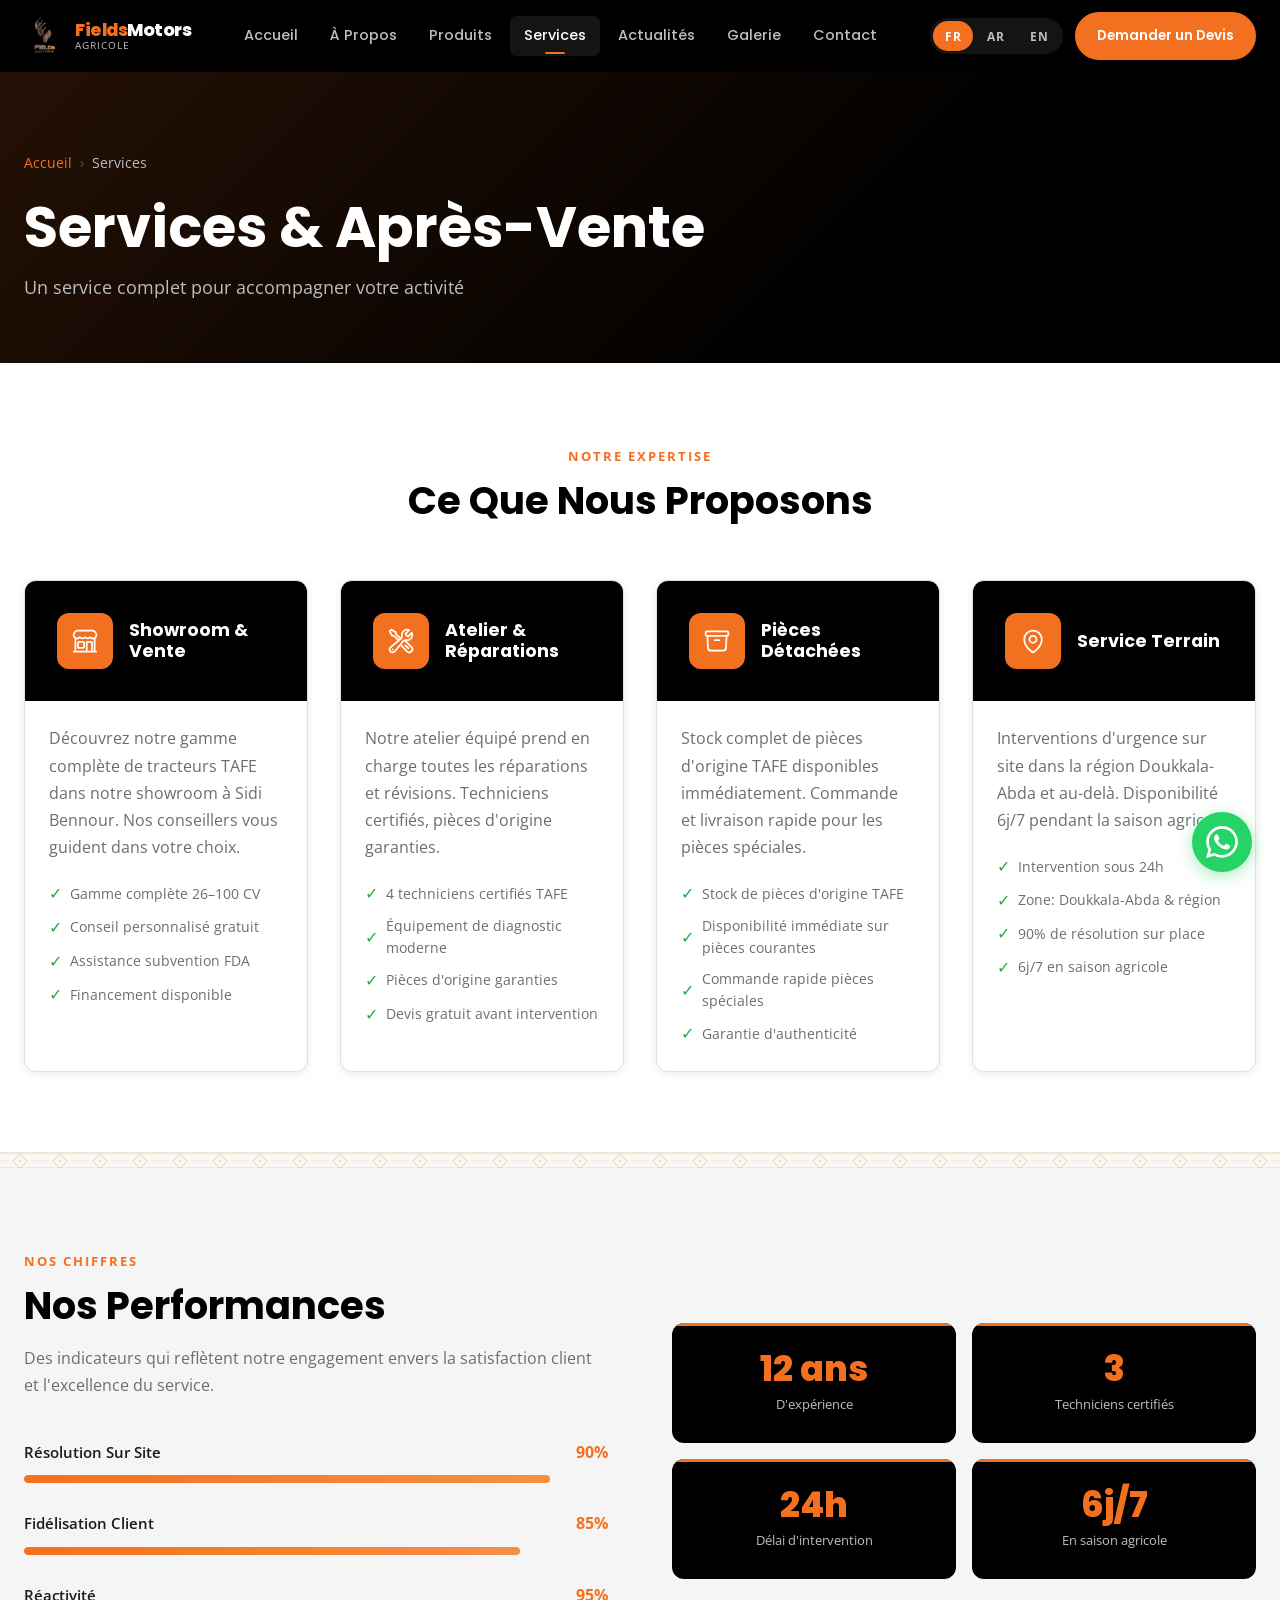
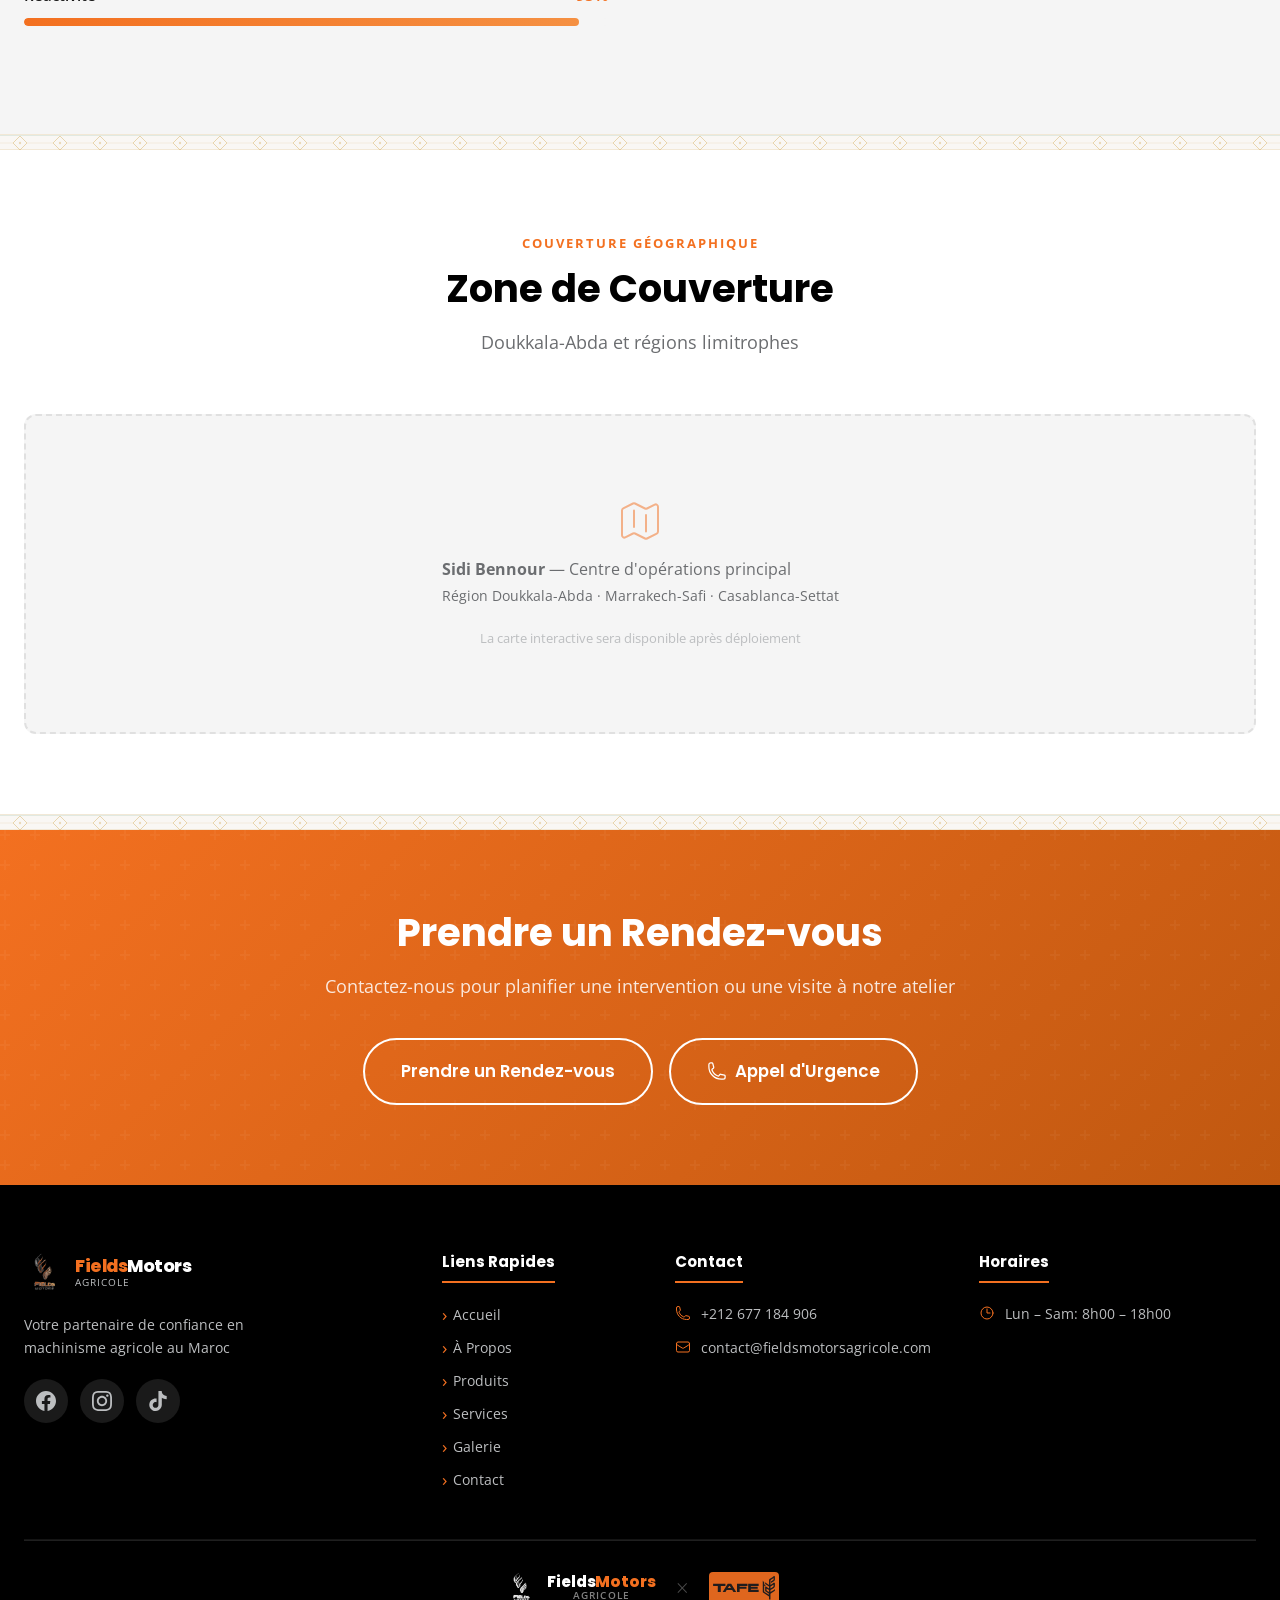
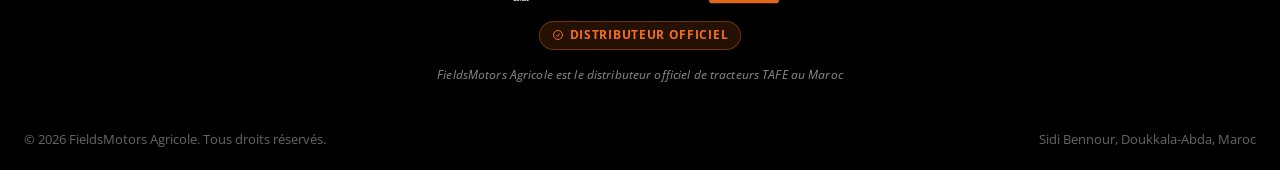
<file: services.html>
﻿<!DOCTYPE html>
<html lang="fr" dir="ltr">
<head>
  <meta charset="UTF-8" />
  <meta name="viewport" content="width=device-width, initial-scale=1.0" />
  <title>Services & Après-Vente | FieldsMotors Agricole</title>
  <meta name="description" content="Services complets FieldsMotors : showroom, atelier de réparation, pièces détachées TAFE d'origine, interventions sur site. Sidi Bennour, Maroc." />
  <link rel="canonical" href="https://www.fieldsmotors.ma/services.html" />
  <link rel="icon" href="/favicon.ico" sizes="any" />
  <link rel="icon" href="/assets/images/favicon.svg" type="image/svg+xml" />
  <link rel="icon" type="image/png" sizes="96x96" href="/assets/images/favicon-96x96.png" />
  <link rel="apple-touch-icon" href="/assets/images/apple-touch-icon.png" />
  <link rel="manifest" href="/site.webmanifest" />
  <meta name="theme-color" content="#F37020" />
  <link rel="preconnect" href="https://fonts.googleapis.com" />
  <link rel="preconnect" href="https://fonts.gstatic.com" crossorigin />
  <link href="https://fonts.googleapis.com/css2?family=Poppins:wght@400;500;600;700;800&family=Open+Sans:wght@400;500;600&family=Cairo:wght@400;600;700;800&display=swap" rel="stylesheet" />
  <link rel="stylesheet" href="/assets/css/main.css" />
</head>
<body>
  <a href="#main-content" class="skip-nav">Aller au contenu principal</a>

  <header class="site-header" role="banner">
    <div class="container header-inner">
      <a href="/" class="logo" aria-label="FieldsMotors Agricole - Accueil">
        <img src="/assets/images/logo.png" alt="FieldsMotors Logo" width="48" height="48" onerror="this.style.display='none'" />
        <div class="logo-text"><span class="logo-name">Fields<span>Motors</span></span><span class="logo-tagline">Agricole</span></div>
      </a>
      <nav class="main-nav" aria-label="Navigation principale">
        <a href="/" data-i18n="nav.home">Accueil</a>
        <a href="/about.html" data-i18n="nav.about">À Propos</a>
        <a href="/products.html" data-i18n="nav.products">Produits</a>
        <a href="/services.html" data-i18n="nav.services">Services</a>
        <a href="/news.html" data-i18n="nav.news">Actualités</a>
        <a href="/gallery.html" data-i18n="nav.gallery">Galerie</a>
        <a href="/contact.html" data-i18n="nav.contact">Contact</a>
      </nav>
      <div class="header-actions">
        <div class="lang-switcher" role="group" aria-label="Changer de langue">
          <button class="lang-btn active" data-lang="fr">FR</button>
          <button class="lang-btn" data-lang="ar">AR</button>
          <button class="lang-btn" data-lang="en">EN</button>
        </div>
        <a href="/contact.html" class="btn btn-primary btn-sm" data-i18n="nav.quote">Demander un Devis</a>
        <button class="menu-toggle" aria-label="Menu" aria-expanded="false" aria-controls="mobile-nav"><span></span><span></span><span></span></button>
      </div>
    </div>
  </header>

  <nav class="mobile-nav" id="mobile-nav" aria-label="Navigation mobile">
    <a href="/" data-i18n="nav.home">Accueil</a>
    <a href="/about.html" data-i18n="nav.about">À Propos</a>
    <a href="/products.html" data-i18n="nav.products">Produits</a>
    <a href="/services.html" data-i18n="nav.services">Services</a>
    <a href="/news.html" data-i18n="nav.news">Actualités</a>
    <a href="/gallery.html" data-i18n="nav.gallery">Galerie</a>
    <a href="/contact.html" data-i18n="nav.contact">Contact</a>
    <div class="mobile-lang">
      <button class="lang-btn" data-lang="fr">FR</button>
      <button class="lang-btn" data-lang="ar">AR</button>
      <button class="lang-btn" data-lang="en">EN</button>
    </div>
  </nav>

  <main id="main-content">

    <div class="page-hero">
      <div class="container">
        <nav class="breadcrumb" aria-label="Fil d'Ariane">
          <a href="/" data-i18n="nav.home">Accueil</a>
          <span class="breadcrumb-sep" aria-hidden="true">›</span>
          <span data-i18n="nav.services">Services</span>
        </nav>
        <h1 data-i18n="services.title">Services & Après-Vente</h1>
        <p data-i18n="services.subtitle">Un service complet pour accompagner votre activité</p>
      </div>
    </div>

    <!-- Service Cards -->
    <section class="section" aria-labelledby="services-heading">
      <div class="container">
        <div class="section-header text-center reveal">
          <span class="section-label">Notre Expertise</span>
          <h2 class="section-title" id="services-heading">Ce Que Nous Proposons</h2>
        </div>
        <div style="display:grid;grid-template-columns:repeat(auto-fill,minmax(280px,1fr));gap:32px;" class="stagger">

          <!-- Service 1 -->
          <article style="background:var(--color-white);border-radius:var(--radius-md);overflow:hidden;border:1px solid var(--color-border);box-shadow:var(--shadow-sm);transition:all var(--transition-slow);" onmouseover="this.style.transform='translateY(-6px)';this.style.boxShadow='var(--shadow-md)';this.style.borderColor='var(--color-orange)'" onmouseout="this.style.transform='';this.style.boxShadow='var(--shadow-sm)';this.style.borderColor='var(--color-border)'">
            <div style="background:var(--color-black);padding:32px;display:flex;align-items:center;gap:16px;">
              <div style="width:56px;height:56px;background:var(--color-orange);border-radius:var(--radius-md);display:flex;align-items:center;justify-content:center;flex-shrink:0;" aria-hidden="true">
                <svg xmlns="http://www.w3.org/2000/svg" fill="none" viewBox="0 0 24 24" stroke-width="1.5" stroke="white" style="width:28px;height:28px;"><path stroke-linecap="round" stroke-linejoin="round" d="M13.5 21v-7.5a.75.75 0 01.75-.75h3a.75.75 0 01.75.75V21m-4.5 0H2.36m11.14 0H18m0 0h3.64m-1.39 0V9.349m-16.5 11.65V9.35m0 0a3.001 3.001 0 003.75-.615A2.993 2.993 0 009.75 9.75c.896 0 1.7-.393 2.25-1.016a2.993 2.993 0 002.25 1.016c.896 0 1.7-.393 2.25-1.016a3.001 3.001 0 003.75.614m-16.5 0a3.004 3.004 0 01-.621-4.72L4.318 3.44A1.5 1.5 0 015.378 3h13.243a1.5 1.5 0 011.06.44l1.19 1.189a3 3 0 01-.621 4.72m-13.5 8.65h3.75a.75.75 0 00.75-.75V13.5a.75.75 0 00-.75-.75H6.75a.75.75 0 00-.75.75v3.75c0 .415.336.75.75.75z" /></svg>
              </div>
              <h3 style="color:white;font-size:1.1rem;" data-i18n="services.s1_title">Showroom & Vente</h3>
            </div>
            <div style="padding:24px;">
              <p style="color:var(--color-text-secondary);line-height:1.7;margin-bottom:20px;" data-i18n="services.s1_desc">Découvrez notre gamme complète de tracteurs TAFE dans notre showroom à Sidi Bennour. Nos conseillers vous guident dans votre choix.</p>
              <ul style="display:flex;flex-direction:column;gap:8px;">
                <li style="display:flex;align-items:center;gap:8px;font-size:0.88rem;color:var(--color-text-secondary);"><span style="color:var(--color-success);font-size:1rem;">✓</span> Gamme complète 26–100 CV</li>
                <li style="display:flex;align-items:center;gap:8px;font-size:0.88rem;color:var(--color-text-secondary);"><span style="color:var(--color-success);font-size:1rem;">✓</span> Conseil personnalisé gratuit</li>
                <li style="display:flex;align-items:center;gap:8px;font-size:0.88rem;color:var(--color-text-secondary);"><span style="color:var(--color-success);font-size:1rem;">✓</span> Assistance subvention FDA</li>
                <li style="display:flex;align-items:center;gap:8px;font-size:0.88rem;color:var(--color-text-secondary);"><span style="color:var(--color-success);font-size:1rem;">✓</span> Financement disponible</li>
              </ul>
            </div>
          </article>

          <!-- Service 2 -->
          <article style="background:var(--color-white);border-radius:var(--radius-md);overflow:hidden;border:1px solid var(--color-border);box-shadow:var(--shadow-sm);transition:all var(--transition-slow);" onmouseover="this.style.transform='translateY(-6px)';this.style.boxShadow='var(--shadow-md)';this.style.borderColor='var(--color-orange)'" onmouseout="this.style.transform='';this.style.boxShadow='var(--shadow-sm)';this.style.borderColor='var(--color-border)'">
            <div style="background:var(--color-black);padding:32px;display:flex;align-items:center;gap:16px;">
              <div style="width:56px;height:56px;background:var(--color-orange);border-radius:var(--radius-md);display:flex;align-items:center;justify-content:center;flex-shrink:0;" aria-hidden="true">
                <svg xmlns="http://www.w3.org/2000/svg" fill="none" viewBox="0 0 24 24" stroke-width="1.5" stroke="white" style="width:28px;height:28px;"><path stroke-linecap="round" stroke-linejoin="round" d="M11.42 15.17L17.25 21A2.652 2.652 0 0021 17.25l-5.877-5.877M11.42 15.17l2.496-3.03c.317-.384.74-.626 1.208-.766M11.42 15.17l-4.655 5.653a2.548 2.548 0 11-3.586-3.586l6.837-5.63m5.108-.233c.55-.164 1.163-.188 1.743-.14a4.5 4.5 0 004.486-6.336l-3.276 3.277a3.004 3.004 0 01-2.25-2.25l3.276-3.276a4.5 4.5 0 00-6.336 4.486c.091 1.076-.071 2.264-.904 2.95l-.102.085m-1.745 1.437L5.909 7.5H4.5L2.25 3.75l1.5-1.5L7.5 4.5v1.409l4.26 4.26m-1.745 1.437l1.745-1.437m6.615 8.206L15.75 15.75M4.867 19.125h.008v.008h-.008v-.008z" /></svg>
              </div>
              <h3 style="color:white;font-size:1.1rem;" data-i18n="services.s2_title">Atelier & Réparations</h3>
            </div>
            <div style="padding:24px;">
              <p style="color:var(--color-text-secondary);line-height:1.7;margin-bottom:20px;" data-i18n="services.s2_desc">Notre atelier équipé prend en charge toutes les réparations et révisions. Techniciens certifiés, pièces d'origine garanties.</p>
              <ul style="display:flex;flex-direction:column;gap:8px;">
                <li style="display:flex;align-items:center;gap:8px;font-size:0.88rem;color:var(--color-text-secondary);"><span style="color:var(--color-success);font-size:1rem;">✓</span> 4 techniciens certifiés TAFE</li>
                <li style="display:flex;align-items:center;gap:8px;font-size:0.88rem;color:var(--color-text-secondary);"><span style="color:var(--color-success);font-size:1rem;">✓</span> Équipement de diagnostic moderne</li>
                <li style="display:flex;align-items:center;gap:8px;font-size:0.88rem;color:var(--color-text-secondary);"><span style="color:var(--color-success);font-size:1rem;">✓</span> Pièces d'origine garanties</li>
                <li style="display:flex;align-items:center;gap:8px;font-size:0.88rem;color:var(--color-text-secondary);"><span style="color:var(--color-success);font-size:1rem;">✓</span> Devis gratuit avant intervention</li>
              </ul>
            </div>
          </article>

          <!-- Service 3 -->
          <article style="background:var(--color-white);border-radius:var(--radius-md);overflow:hidden;border:1px solid var(--color-border);box-shadow:var(--shadow-sm);transition:all var(--transition-slow);" onmouseover="this.style.transform='translateY(-6px)';this.style.boxShadow='var(--shadow-md)';this.style.borderColor='var(--color-orange)'" onmouseout="this.style.transform='';this.style.boxShadow='var(--shadow-sm)';this.style.borderColor='var(--color-border)'">
            <div style="background:var(--color-black);padding:32px;display:flex;align-items:center;gap:16px;">
              <div style="width:56px;height:56px;background:var(--color-orange);border-radius:var(--radius-md);display:flex;align-items:center;justify-content:center;flex-shrink:0;" aria-hidden="true">
                <svg xmlns="http://www.w3.org/2000/svg" fill="none" viewBox="0 0 24 24" stroke-width="1.5" stroke="white" style="width:28px;height:28px;"><path stroke-linecap="round" stroke-linejoin="round" d="M20.25 7.5l-.625 10.632a2.25 2.25 0 01-2.247 2.118H6.622a2.25 2.25 0 01-2.247-2.118L3.75 7.5M10 11.25h4M3.375 7.5h17.25c.621 0 1.125-.504 1.125-1.125v-1.5c0-.621-.504-1.125-1.125-1.125H3.375c-.621 0-1.125.504-1.125 1.125v1.5c0 .621.504 1.125 1.125 1.125z" /></svg>
              </div>
              <h3 style="color:white;font-size:1.1rem;" data-i18n="services.s3_title">Pièces Détachées</h3>
            </div>
            <div style="padding:24px;">
              <p style="color:var(--color-text-secondary);line-height:1.7;margin-bottom:20px;" data-i18n="services.s3_desc">Stock complet de pièces d'origine TAFE disponibles immédiatement. Commande et livraison rapide pour les pièces spéciales.</p>
              <ul style="display:flex;flex-direction:column;gap:8px;">
                <li style="display:flex;align-items:center;gap:8px;font-size:0.88rem;color:var(--color-text-secondary);"><span style="color:var(--color-success);font-size:1rem;">✓</span> Stock de pièces d'origine TAFE</li>
                <li style="display:flex;align-items:center;gap:8px;font-size:0.88rem;color:var(--color-text-secondary);"><span style="color:var(--color-success);font-size:1rem;">✓</span> Disponibilité immédiate sur pièces courantes</li>
                <li style="display:flex;align-items:center;gap:8px;font-size:0.88rem;color:var(--color-text-secondary);"><span style="color:var(--color-success);font-size:1rem;">✓</span> Commande rapide pièces spéciales</li>
                <li style="display:flex;align-items:center;gap:8px;font-size:0.88rem;color:var(--color-text-secondary);"><span style="color:var(--color-success);font-size:1rem;">✓</span> Garantie d'authenticité</li>
              </ul>
            </div>
          </article>

          <!-- Service 4 -->
          <article style="background:var(--color-white);border-radius:var(--radius-md);overflow:hidden;border:1px solid var(--color-border);box-shadow:var(--shadow-sm);transition:all var(--transition-slow);" onmouseover="this.style.transform='translateY(-6px)';this.style.boxShadow='var(--shadow-md)';this.style.borderColor='var(--color-orange)'" onmouseout="this.style.transform='';this.style.boxShadow='var(--shadow-sm)';this.style.borderColor='var(--color-border)'">
            <div style="background:var(--color-black);padding:32px;display:flex;align-items:center;gap:16px;">
              <div style="width:56px;height:56px;background:var(--color-orange);border-radius:var(--radius-md);display:flex;align-items:center;justify-content:center;flex-shrink:0;" aria-hidden="true">
                <svg xmlns="http://www.w3.org/2000/svg" fill="none" viewBox="0 0 24 24" stroke-width="1.5" stroke="white" style="width:28px;height:28px;"><path stroke-linecap="round" stroke-linejoin="round" d="M15 10.5a3 3 0 11-6 0 3 3 0 016 0z" /><path stroke-linecap="round" stroke-linejoin="round" d="M19.5 10.5c0 7.142-7.5 11.25-7.5 11.25S4.5 17.642 4.5 10.5a7.5 7.5 0 1115 0z" /></svg>
              </div>
              <h3 style="color:white;font-size:1.1rem;" data-i18n="services.s4_title">Service Terrain</h3>
            </div>
            <div style="padding:24px;">
              <p style="color:var(--color-text-secondary);line-height:1.7;margin-bottom:20px;" data-i18n="services.s4_desc">Interventions d'urgence sur site dans la région Doukkala-Abda et au-delà. Disponibilité 6j/7 pendant la saison agricole.</p>
              <ul style="display:flex;flex-direction:column;gap:8px;">
                <li style="display:flex;align-items:center;gap:8px;font-size:0.88rem;color:var(--color-text-secondary);"><span style="color:var(--color-success);font-size:1rem;">✓</span> Intervention sous 24h</li>
                <li style="display:flex;align-items:center;gap:8px;font-size:0.88rem;color:var(--color-text-secondary);"><span style="color:var(--color-success);font-size:1rem;">✓</span> Zone: Doukkala-Abda & région</li>
                <li style="display:flex;align-items:center;gap:8px;font-size:0.88rem;color:var(--color-text-secondary);"><span style="color:var(--color-success);font-size:1rem;">✓</span> 90% de résolution sur place</li>
                <li style="display:flex;align-items:center;gap:8px;font-size:0.88rem;color:var(--color-text-secondary);"><span style="color:var(--color-success);font-size:1rem;">✓</span> 6j/7 en saison agricole</li>
              </ul>
            </div>
          </article>

        </div>
      </div>
    </section>

    <div class="zellige-divider" aria-hidden="true"></div>

    <!-- Performance Metrics -->
    <section class="section section-bg-light" aria-labelledby="metrics-heading">
      <div class="container">
        <div style="display:grid;grid-template-columns:1fr 1fr;gap:64px;align-items:center;">
          <div class="reveal-left">
            <span class="section-label">Nos Chiffres</span>
            <h2 class="section-title" id="metrics-heading" data-i18n="services.metrics_title">Nos Performances</h2>
            <p style="color:var(--color-text-secondary);margin-bottom:40px;">Des indicateurs qui reflètent notre engagement envers la satisfaction client et l'excellence du service.</p>
            <div>
              <div class="metric-item">
                <div class="metric-header">
                  <span class="metric-label" data-i18n="services.m1">Résolution Sur Site</span>
                  <span class="metric-value">90%</span>
                </div>
                <div class="progress-track"><div class="progress-fill" data-target="90"></div></div>
              </div>
              <div class="metric-item">
                <div class="metric-header">
                  <span class="metric-label" data-i18n="services.m2">Fidélisation Client</span>
                  <span class="metric-value">85%</span>
                </div>
                <div class="progress-track"><div class="progress-fill" data-target="85"></div></div>
              </div>
              <div class="metric-item">
                <div class="metric-header">
                  <span class="metric-label" data-i18n="services.m3">Réactivité</span>
                  <span class="metric-value">95%</span>
                </div>
                <div class="progress-track"><div class="progress-fill" data-target="95"></div></div>
              </div>
            </div>
          </div>
          <div class="reveal-right">
            <div style="display:grid;grid-template-columns:1fr 1fr;gap:16px;">
              <div style="background:var(--color-black);border-radius:var(--radius-md);padding:28px 20px;text-align:center;position:relative;overflow:hidden;">
                <div style="position:absolute;top:0;left:0;right:0;height:3px;background:var(--color-orange);"></div>
                <div style="font-family:var(--font-heading);font-size:2.2rem;font-weight:800;color:var(--color-orange);line-height:1;" data-counter="19" data-suffix=" ans">19 ans</div>
                <div style="color:var(--color-grey);font-size:0.82rem;margin-top:8px;">D'expérience</div>
              </div>
              <div style="background:var(--color-black);border-radius:var(--radius-md);padding:28px 20px;text-align:center;position:relative;overflow:hidden;">
                <div style="position:absolute;top:0;left:0;right:0;height:3px;background:var(--color-orange);"></div>
                <div style="font-family:var(--font-heading);font-size:2.2rem;font-weight:800;color:var(--color-orange);line-height:1;" data-counter="4">4</div>
                <div style="color:var(--color-grey);font-size:0.82rem;margin-top:8px;">Techniciens certifiés</div>
              </div>
              <div style="background:var(--color-black);border-radius:var(--radius-md);padding:28px 20px;text-align:center;position:relative;overflow:hidden;">
                <div style="position:absolute;top:0;left:0;right:0;height:3px;background:var(--color-orange);"></div>
                <div style="font-family:var(--font-heading);font-size:2.2rem;font-weight:800;color:var(--color-orange);line-height:1;">24h</div>
                <div style="color:var(--color-grey);font-size:0.82rem;margin-top:8px;">Délai d'intervention</div>
              </div>
              <div style="background:var(--color-black);border-radius:var(--radius-md);padding:28px 20px;text-align:center;position:relative;overflow:hidden;">
                <div style="position:absolute;top:0;left:0;right:0;height:3px;background:var(--color-orange);"></div>
                <div style="font-family:var(--font-heading);font-size:2.2rem;font-weight:800;color:var(--color-orange);line-height:1;">6j/7</div>
                <div style="color:var(--color-grey);font-size:0.82rem;margin-top:8px;">En saison agricole</div>
              </div>
            </div>
          </div>
        </div>
      </div>
    </section>

    <div class="zellige-divider" aria-hidden="true"></div>

    <!-- Coverage Map -->
    <section class="section" aria-labelledby="map-heading">
      <div class="container">
        <div class="section-header text-center reveal">
          <span class="section-label">Couverture Géographique</span>
          <h2 class="section-title" id="map-heading" data-i18n="services.map_title">Zone de Couverture</h2>
          <p class="section-subtitle" data-i18n="services.map_sub">Doukkala-Abda et régions limitrophes</p>
        </div>
        <div class="map-placeholder reveal" role="img" aria-label="Carte de couverture - Doukkala-Abda et régions limitrophes">
          <svg xmlns="http://www.w3.org/2000/svg" fill="none" viewBox="0 0 24 24" stroke-width="1" stroke="currentColor" aria-hidden="true"><path stroke-linecap="round" stroke-linejoin="round" d="M9 6.75V15m6-6v8.25m.503 3.498l4.875-2.437c.381-.19.622-.58.622-1.006V4.82c0-.836-.88-1.38-1.628-1.006l-3.869 1.934c-.317.159-.69.159-1.006 0L9.503 3.252a1.125 1.125 0 00-1.006 0L3.622 5.689C3.24 5.88 3 6.27 3 6.695V19.18c0 .836.88 1.38 1.628 1.006l3.869-1.934c.317-.159.69-.159 1.006 0l4.994 2.497c.317.158.69.158 1.006 0z" /></svg>
          <div>
            <strong>Sidi Bennour</strong> — Centre d'opérations principal<br/>
            <span style="font-size:0.85rem;">Région Doukkala-Abda · Marrakech-Safi · Casablanca-Settat</span>
          </div>
          <p style="font-size:0.8rem;color:var(--color-grey);margin-top:8px;">La carte interactive sera disponible après déploiement</p>
        </div>
      </div>
    </section>

    <div class="zellige-divider" aria-hidden="true"></div>

    <!-- Book Service CTA -->
    <section class="cta-section">
      <div class="container">
        <h2 data-i18n="services.book_service">Prendre un Rendez-vous</h2>
        <p>Contactez-nous pour planifier une intervention ou une visite à notre atelier</p>
        <div class="cta-actions">
          <a href="/contact.html?subject=Service" class="btn btn-secondary btn-lg" data-i18n="services.book_service">Prendre un Rendez-vous</a>
          <a href="tel:+212677184906" class="btn btn-secondary btn-lg">
            <svg xmlns="http://www.w3.org/2000/svg" fill="none" viewBox="0 0 24 24" stroke-width="1.5" stroke="currentColor" style="width:20px;height:20px;" aria-hidden="true"><path stroke-linecap="round" stroke-linejoin="round" d="M2.25 6.75c0 8.284 6.716 15 15 15h2.25a2.25 2.25 0 002.25-2.25v-1.372c0-.516-.351-.966-.852-1.091l-4.423-1.106c-.44-.11-.902.055-1.173.417l-.97 1.293c-.282.376-.769.542-1.21.38a12.035 12.035 0 01-7.143-7.143c-.162-.441.004-.928.38-1.21l1.293-.97c.363-.271.527-.734.417-1.173L6.963 3.102a1.125 1.125 0 00-1.091-.852H4.5A2.25 2.25 0 002.25 4.5v2.25z" /></svg>
            Appel d'Urgence
          </a>
        </div>
      </div>
    </section>

  </main>

  <footer class="site-footer" role="contentinfo">
    <div class="container">
      <div class="footer-grid">
        <div class="footer-brand">
          <a href="/" class="logo"><img src="/assets/images/logo.png" alt="FieldsMotors Logo" width="40" height="40" onerror="this.style.display='none'" /><div class="logo-text"><span class="logo-name">Fields<span>Motors</span></span><span class="logo-tagline">Agricole</span></div></a>
          <p class="footer-tagline" data-i18n="footer.tagline">Votre partenaire de confiance en machinisme agricole au Maroc</p>
          <div class="social-links">
            <a href="https://www.facebook.com/share/1BM3pNTTG8/?mibextid=wwXIfr" class="social-link" aria-label="Facebook"><svg xmlns="http://www.w3.org/2000/svg" viewBox="0 0 24 24" fill="currentColor"><path d="M24 12.073c0-6.627-5.373-12-12-12s-12 5.373-12 12c0 5.99 4.388 10.954 10.125 11.854v-8.385H7.078v-3.47h3.047V9.43c0-3.007 1.792-4.669 4.533-4.669 1.312 0 2.686.235 2.686.235v2.953H15.83c-1.491 0-1.956.925-1.956 1.874v2.25h3.328l-.532 3.47h-2.796v8.385C19.612 23.027 24 18.062 24 12.073z"/></svg></a>
            <a href="https://www.instagram.com/fieldsmotor_agricole?igsh=MWEyeWpteXQ4NmF6cQ==" class="social-link" aria-label="Instagram"><svg xmlns="http://www.w3.org/2000/svg" viewBox="0 0 24 24" fill="currentColor"><path d="M12 2.163c3.204 0 3.584.012 4.85.07 3.252.148 4.771 1.691 4.919 4.919.058 1.265.069 1.645.069 4.849 0 3.205-.012 3.584-.069 4.849-.149 3.225-1.664 4.771-4.919 4.919-1.266.058-1.644.07-4.85.07-3.204 0-3.584-.012-4.849-.07-3.26-.149-4.771-1.699-4.919-4.92-.058-1.265-.07-1.644-.07-4.849 0-3.204.013-3.583.07-4.849.149-3.227 1.664-4.771 4.919-4.919 1.266-.057 1.645-.069 4.849-.069zm0-2.163c-3.259 0-3.667.014-4.947.072-4.358.2-6.78 2.618-6.98 6.98-.059 1.281-.073 1.689-.073 4.948 0 3.259.014 3.668.072 4.948.2 4.358 2.618 6.78 6.98 6.98 1.281.058 1.689.072 4.948.072 3.259 0 3.668-.014 4.948-.072 4.354-.2 6.782-2.618 6.979-6.98.059-1.28.073-1.689.073-4.948 0-3.259-.014-3.667-.072-4.947-.196-4.354-2.617-6.78-6.979-6.98-1.281-.059-1.69-.073-4.949-.073zm0 5.838c-3.403 0-6.162 2.759-6.162 6.162s2.759 6.163 6.162 6.163 6.162-2.759 6.162-6.163c0-3.403-2.759-6.162-6.162-6.162zm0 10.162c-2.209 0-4-1.79-4-4 0-2.209 1.791-4 4-4s4 1.791 4 4c0 2.21-1.791 4-4 4zm6.406-11.845c-.796 0-1.441.645-1.441 1.44s.645 1.44 1.441 1.44c.795 0 1.439-.645 1.439-1.44s-.644-1.44-1.439-1.44z"/></svg></a>
            <a href="https://www.tiktok.com/@fieldsmotors.agricole?_r=1&_t=ZS-95PN9SLzEc1" class="social-link" aria-label="TikTok"><svg xmlns="http://www.w3.org/2000/svg" viewBox="0 0 24 24" fill="currentColor"><path d="M12.525.02c1.31-.02 2.61-.01 3.91-.02.08 1.53.63 3.09 1.75 4.17 1.12 1.11 2.7 1.62 4.24 1.79v4.03c-1.44-.05-2.89-.35-4.2-.97-.57-.26-1.1-.59-1.62-.93-.01 2.92.01 5.84-.02 8.75-.08 1.4-.54 2.79-1.35 3.94-1.31 1.92-3.58 3.17-5.91 3.21-1.43.08-2.86-.31-4.08-1.03-2.02-1.19-3.44-3.37-3.65-5.71-.02-.5-.03-1-.01-1.49.18-1.9 1.12-3.72 2.58-4.96 1.66-1.44 3.98-2.13 6.15-1.72.02 1.48-.04 2.96-.04 4.44-.99-.32-2.15-.23-3.02.37-.63.41-1.11 1.04-1.36 1.75-.21.51-.15 1.07-.14 1.61.24 1.64 1.82 3.02 3.5 2.87 1.12-.01 2.19-.66 2.77-1.61.19-.33.4-.67.41-1.06.1-1.79.06-3.57.07-5.36.01-4.03-.01-8.05.02-12.07z"/></svg></a>
          </div>
        </div>
        <div class="footer-col"><h4 data-i18n="footer.links_title">Liens Rapides</h4><nav class="footer-links"><a href="/" data-i18n="nav.home">Accueil</a><a href="/about.html" data-i18n="nav.about">À Propos</a><a href="/products.html" data-i18n="nav.products">Produits</a><a href="/services.html" data-i18n="nav.services">Services</a><a href="/gallery.html" data-i18n="nav.gallery">Galerie</a><a href="/contact.html" data-i18n="nav.contact">Contact</a></nav></div>
        <div class="footer-col"><h4 data-i18n="footer.contact_title">Contact</h4><div class="footer-contact-items"><div class="footer-contact-item"><svg xmlns="http://www.w3.org/2000/svg" fill="none" viewBox="0 0 24 24" stroke-width="1.5" stroke="currentColor" aria-hidden="true"><path stroke-linecap="round" stroke-linejoin="round" d="M2.25 6.75c0 8.284 6.716 15 15 15h2.25a2.25 2.25 0 002.25-2.25v-1.372c0-.516-.351-.966-.852-1.091l-4.423-1.106c-.44-.11-.902.055-1.173.417l-.97 1.293c-.282.376-.769.542-1.21.38a12.035 12.035 0 01-7.143-7.143c-.162-.441.004-.928.38-1.21l1.293-.97c.363-.271.527-.734.417-1.173L6.963 3.102a1.125 1.125 0 00-1.091-.852H4.5A2.25 2.25 0 002.25 4.5v2.25z" /></svg><a href="tel:+212677184906">+212 677 184 906</a></div><div class="footer-contact-item"><svg xmlns="http://www.w3.org/2000/svg" fill="none" viewBox="0 0 24 24" stroke-width="1.5" stroke="currentColor" aria-hidden="true"><path stroke-linecap="round" stroke-linejoin="round" d="M21.75 6.75v10.5a2.25 2.25 0 01-2.25 2.25h-15a2.25 2.25 0 01-2.25-2.25V6.75m19.5 0A2.25 2.25 0 0019.5 4.5h-15a2.25 2.25 0 00-2.25 2.25m19.5 0v.243a2.25 2.25 0 01-1.07 1.916l-7.5 4.615a2.25 2.25 0 01-2.36 0L3.32 8.91a2.25 2.25 0 01-1.07-1.916V6.75" /></svg><a href="mailto:contact@fieldsmotorsagricole.com">contact@fieldsmotorsagricole.com</a></div></div></div>
        <div class="footer-col"><h4>Horaires</h4><div class="footer-contact-items"><div class="footer-contact-item"><svg xmlns="http://www.w3.org/2000/svg" fill="none" viewBox="0 0 24 24" stroke-width="1.5" stroke="currentColor" aria-hidden="true"><path stroke-linecap="round" stroke-linejoin="round" d="M12 6v6h4.5m4.5 0a9 9 0 11-18 0 9 9 0 0118 0z" /></svg><span data-i18n="contact.hours">Lun – Sam: 8h00 – 18h00</span></div></div></div>
      </div>
      <!-- Official Distributor Strip -->
      <div class="footer-distributor">
        <div class="footer-dist-logos">
          <a href="/" class="footer-dist-logo-fm" aria-label="FieldsMotors Agricole">
            <img src="/assets/images/logo.png" alt="FieldsMotors Logo" width="38" height="38" onerror="this.style.display='none'" />
            <div class="logo-text">
              <span class="logo-name">Fields<span>Motors</span></span>
              <span class="logo-tagline">Agricole</span>
            </div>
          </a>
          <span class="footer-dist-sep" aria-hidden="true">×</span>
          <img src="/assets/images/tafe-logo.svg" alt="TAFE Tractors" class="footer-dist-logo-tafe" />
        </div>
        <span class="footer-dist-badge">
          <svg xmlns="http://www.w3.org/2000/svg" fill="none" viewBox="0 0 24 24" stroke-width="2" stroke="currentColor" style="width:12px;height:12px;" aria-hidden="true"><path stroke-linecap="round" stroke-linejoin="round" d="M9 12.75L11.25 15 15 9.75M21 12a9 9 0 11-18 0 9 9 0 0118 0z"/></svg>
          <span data-i18n="footer.dist_badge">Distributeur Officiel</span>
        </span>
        <p class="footer-dist-text" data-i18n="footer.dist_text">FieldsMotors Agricole est le distributeur officiel de tracteurs TAFE au Maroc</p>
      </div>
      <div class="footer-bottom">
        <span>© <span id="footer-year"></span> FieldsMotors Agricole. Tous droits réservés.</span>
        <span>Sidi Bennour, Doukkala-Abda, Maroc</span>
      </div>
    </div>
  </footer>

  <a href="https://wa.me/212677184906" class="whatsapp-float" target="_blank" rel="noopener noreferrer" aria-label="WhatsApp">
    <svg xmlns="http://www.w3.org/2000/svg" viewBox="0 0 24 24" fill="currentColor" aria-hidden="true"><path d="M17.472 14.382c-.297-.149-1.758-.867-2.03-.967-.273-.099-.471-.148-.67.15-.197.297-.767.966-.94 1.164-.173.199-.347.223-.644.075-.297-.15-1.255-.463-2.39-1.475-.883-.788-1.48-1.761-1.653-2.059-.173-.297-.018-.458.13-.606.134-.133.298-.347.446-.52.149-.174.198-.298.298-.497.099-.198.05-.371-.025-.52-.075-.149-.669-1.612-.916-2.207-.242-.579-.487-.5-.669-.51-.173-.008-.371-.01-.57-.01-.198 0-.52.074-.792.372-.272.297-1.04 1.016-1.04 2.479 0 1.462 1.065 2.875 1.213 3.074.149.198 2.096 3.2 5.077 4.487.709.306 1.262.489 1.694.625.712.227 1.36.195 1.871.118.571-.085 1.758-.719 2.006-1.413.248-.694.248-1.289.173-1.413-.074-.124-.272-.198-.57-.347m-5.421 7.403h-.004a9.87 9.87 0 01-5.031-1.378l-.361-.214-3.741.982.998-3.648-.235-.374a9.86 9.86 0 01-1.51-5.26c.001-5.45 4.436-9.884 9.888-9.884 2.64 0 5.122 1.03 6.988 2.898a9.825 9.825 0 012.893 6.994c-.003 5.45-4.437 9.884-9.885 9.884m8.413-18.297A11.815 11.815 0 0012.05 0C5.495 0 .16 5.335.157 11.892c0 2.096.547 4.142 1.588 5.945L.057 24l6.305-1.654a11.882 11.882 0 005.683 1.448h.005c6.554 0 11.89-5.335 11.893-11.893a11.821 11.821 0 00-3.48-8.413z"/></svg>
  </a>

  <script src="/assets/js/i18n.js"></script>
  <script src="/assets/js/main.js"></script>
  <script>document.getElementById('footer-year').textContent = new Date().getFullYear();</script>
</body>
</html>
</file>
<file: assets/css/main.css>
/* ============================================================
   FieldsMotors Agricole SARL - Main Stylesheet
   Version: 1.0 | April 2026
   ============================================================ */

/* ── CSS Custom Properties ── */
:root {
  --color-orange: #F37020;
  --color-orange-dark: #d55e10;
  --color-orange-tint: #FEF0E6;
  --color-black: #000000;
  --color-grey: #BCBEC0;
  --color-grey-dark: #6b6d70;
  --color-grey-light: #f5f5f5;
  --color-white: #FFFFFF;
  --color-text: #1a1a1a;
  --color-text-secondary: #6b6d70;
  --color-border: #e0e0e0;
  --color-success: #28a745;
  --color-error: #dc3545;

  --font-heading: 'Poppins', sans-serif;
  --font-body: 'Open Sans', sans-serif;
  --font-arabic: 'Cairo', sans-serif;

  --shadow-sm: 0 2px 8px rgba(0,0,0,0.08);
  --shadow-md: 0 4px 20px rgba(0,0,0,0.12);
  --shadow-lg: 0 8px 40px rgba(0,0,0,0.16);
  --shadow-orange: 0 4px 20px rgba(243,112,32,0.3);

  --radius-sm: 6px;
  --radius-md: 12px;
  --radius-lg: 20px;
  --radius-full: 9999px;

  --transition: 200ms ease;
  --transition-slow: 400ms ease;

  --container: 1280px;
  --section-py: 80px;
  --header-height: 72px;
}

/* ── Reset & Base ── */
*, *::before, *::after {
  box-sizing: border-box;
  margin: 0;
  padding: 0;
}

html {
  scroll-behavior: smooth;
  font-size: 16px;
}

body {
  font-family: var(--font-body);
  color: var(--color-text);
  background: var(--color-white);
  line-height: 1.6;
  overflow-x: hidden;
  -webkit-font-smoothing: antialiased;
}

img {
  max-width: 100%;
  height: auto;
  display: block;
}

a {
  color: inherit;
  text-decoration: none;
}

ul, ol {
  list-style: none;
}

button {
  cursor: pointer;
  border: none;
  background: none;
  font-family: inherit;
}

input, textarea, select {
  font-family: inherit;
  font-size: inherit;
}

/* ── Skip Navigation ── */
.skip-nav {
  position: absolute;
  top: -100%;
  left: 0;
  background: var(--color-orange);
  color: var(--color-white);
  padding: 12px 24px;
  font-weight: 600;
  z-index: 9999;
  transition: top var(--transition);
}

.skip-nav:focus {
  top: 0;
}

/* ── Container ── */
.container {
  width: 100%;
  max-width: var(--container);
  margin-inline: auto;
  padding-inline: 24px;
}

/* ── Typography ── */
h1, h2, h3, h4, h5, h6 {
  font-family: var(--font-heading);
  font-weight: 700;
  line-height: 1.2;
  color: var(--color-black);
}

h1 { font-size: clamp(2rem, 5vw, 3.5rem); }
h2 { font-size: clamp(1.6rem, 3vw, 2.5rem); }
h3 { font-size: clamp(1.2rem, 2vw, 1.75rem); }
h4 { font-size: 1.25rem; }
h5 { font-size: 1.1rem; }

p { line-height: 1.7; }

.section-label {
  display: inline-block;
  font-size: 0.8rem;
  font-weight: 700;
  letter-spacing: 2px;
  text-transform: uppercase;
  color: var(--color-orange);
  margin-bottom: 12px;
}

.section-title {
  font-family: var(--font-heading);
  font-weight: 700;
  color: var(--color-black);
  margin-bottom: 16px;
}

.section-subtitle {
  color: var(--color-text-secondary);
  font-size: 1.1rem;
  max-width: 640px;
}

.text-center { text-align: center; }
.text-center .section-subtitle { margin-inline: auto; }

/* ── Buttons ── */
.btn {
  display: inline-flex;
  align-items: center;
  gap: 8px;
  padding: 14px 28px;
  font-family: var(--font-heading);
  font-weight: 600;
  font-size: 0.95rem;
  border-radius: var(--radius-full);
  transition: all var(--transition);
  cursor: pointer;
  border: 2px solid transparent;
  text-decoration: none;
  min-height: 48px;
  white-space: nowrap;
}

.btn-primary {
  background: var(--color-orange);
  color: var(--color-white);
  border-color: var(--color-orange);
}

.btn-primary:hover {
  background: var(--color-orange-dark);
  border-color: var(--color-orange-dark);
  transform: translateY(-2px);
  box-shadow: var(--shadow-orange);
}

.btn-secondary {
  background: transparent;
  color: var(--color-white);
  border-color: var(--color-white);
}

.btn-secondary:hover {
  background: var(--color-white);
  color: var(--color-orange);
  transform: translateY(-2px);
}

.btn-outline {
  background: transparent;
  color: var(--color-orange);
  border-color: var(--color-orange);
}

.btn-outline:hover {
  background: var(--color-orange);
  color: var(--color-white);
  transform: translateY(-2px);
}

.btn-dark {
  background: var(--color-black);
  color: var(--color-white);
  border-color: var(--color-black);
}

.btn-dark:hover {
  background: #333;
  border-color: #333;
  transform: translateY(-2px);
}

.btn-sm {
  padding: 10px 20px;
  font-size: 0.85rem;
}

.btn-lg {
  padding: 18px 36px;
  font-size: 1.05rem;
}

.btn-full {
  width: 100%;
  justify-content: center;
}

/* ── Badges ── */
.badge {
  display: inline-flex;
  align-items: center;
  gap: 4px;
  padding: 4px 12px;
  border-radius: var(--radius-full);
  font-size: 0.78rem;
  font-weight: 700;
  font-family: var(--font-heading);
}

.badge-hp {
  background: var(--color-orange);
  color: var(--color-white);
}

.badge-4wd {
  background: var(--color-success);
  color: var(--color-white);
}

.badge-2wd {
  background: var(--color-grey);
  color: var(--color-black);
}

/* ── Header ── */
.site-header {
  position: fixed;
  top: 0;
  left: 0;
  right: 0;
  height: var(--header-height);
  background: var(--color-black);
  z-index: 1000;
  transition: box-shadow var(--transition);
}

.site-header.scrolled {
  box-shadow: 0 2px 20px rgba(0,0,0,0.3);
}

.header-inner {
  display: flex;
  align-items: center;
  justify-content: space-between;
  height: 100%;
}

.logo {
  display: flex;
  align-items: center;
  gap: 12px;
  flex-shrink: 0;
}

.logo img {
  height: 48px;
  width: auto;
  object-fit: contain;
}

.logo-text {
  display: flex;
  flex-direction: column;
  line-height: 1.1;
}

.logo-name {
  font-family: var(--font-heading);
  font-weight: 800;
  font-size: 1.1rem;
  color: var(--color-orange);
  letter-spacing: -0.5px;
}

.logo-name span {
  color: var(--color-white);
}

.logo-tagline {
  font-size: 0.65rem;
  color: var(--color-grey);
  letter-spacing: 1px;
  text-transform: uppercase;
}

/* Main Navigation */
.main-nav {
  display: flex;
  align-items: center;
  gap: 4px;
}

.main-nav a {
  color: var(--color-grey);
  font-family: var(--font-heading);
  font-weight: 500;
  font-size: 0.9rem;
  padding: 8px 14px;
  border-radius: var(--radius-sm);
  transition: all var(--transition);
  position: relative;
}

.main-nav a:hover,
.main-nav a.active {
  color: var(--color-white);
  background: rgba(255,255,255,0.08);
}

.main-nav a.active::after {
  content: '';
  position: absolute;
  bottom: 2px;
  left: 50%;
  transform: translateX(-50%);
  width: 20px;
  height: 2px;
  background: var(--color-orange);
  border-radius: 2px;
}

/* Header Actions */
.header-actions {
  display: flex;
  align-items: center;
  gap: 12px;
}

/* Language Switcher */
.lang-switcher {
  display: flex;
  align-items: center;
  gap: 2px;
  background: rgba(255,255,255,0.08);
  border-radius: var(--radius-full);
  padding: 3px;
}

.lang-btn {
  padding: 5px 12px;
  border-radius: var(--radius-full);
  font-size: 0.78rem;
  font-weight: 700;
  color: var(--color-grey);
  letter-spacing: 0.5px;
  transition: all var(--transition);
  min-height: 30px;
}

.lang-btn.active,
.lang-btn:hover {
  background: var(--color-orange);
  color: var(--color-white);
}

/* Mobile Menu Toggle */
.menu-toggle {
  display: none;
  flex-direction: column;
  justify-content: center;
  align-items: center;
  gap: 5px;
  width: 44px;
  height: 44px;
  border-radius: var(--radius-sm);
  background: rgba(255,255,255,0.08);
  transition: background var(--transition);
}

.menu-toggle:hover { background: rgba(255,255,255,0.15); }

.menu-toggle span {
  display: block;
  width: 22px;
  height: 2px;
  background: var(--color-white);
  border-radius: 2px;
  transition: all var(--transition-slow);
}

.menu-toggle.open span:nth-child(1) {
  transform: rotate(45deg) translate(5px, 5px);
}

.menu-toggle.open span:nth-child(2) {
  opacity: 0;
  transform: scaleX(0);
}

.menu-toggle.open span:nth-child(3) {
  transform: rotate(-45deg) translate(5px, -5px);
}

/* Mobile Nav */
.mobile-nav {
  display: none;
  position: fixed;
  top: var(--header-height);
  left: 0;
  right: 0;
  background: var(--color-black);
  border-top: 1px solid rgba(255,255,255,0.08);
  padding: 16px;
  z-index: 999;
  transform: translateY(-110%);
  transition: transform var(--transition-slow);
}

.mobile-nav.open {
  transform: translateY(0);
}

.mobile-nav a {
  display: block;
  color: var(--color-grey);
  font-family: var(--font-heading);
  font-weight: 500;
  padding: 14px 16px;
  border-radius: var(--radius-sm);
  transition: all var(--transition);
  border-bottom: 1px solid rgba(255,255,255,0.04);
}

.mobile-nav a:last-child { border-bottom: none; }

.mobile-nav a:hover,
.mobile-nav a.active {
  color: var(--color-white);
  background: rgba(255,255,255,0.06);
  padding-inline-start: 24px;
}

.mobile-lang {
  display: flex;
  gap: 8px;
  padding: 16px;
  border-top: 1px solid rgba(255,255,255,0.08);
  margin-top: 8px;
}

.mobile-lang .lang-btn {
  flex: 1;
  text-align: center;
  border: 1px solid rgba(255,255,255,0.15);
}

/* ── Page Top Offset ── */
.page-top {
  padding-top: var(--header-height);
}

/* ── Hero Section ── */
.hero {
  position: relative;
  min-height: 100vh;
  display: flex;
  align-items: center;
  overflow: hidden;
  background: var(--color-black);
}

/* Video hero */
.hero-video-wrapper {
  position: absolute;
  inset: 0;
  z-index: 0;
  overflow: hidden;
}

.hero-video {
  position: absolute;
  inset: 0;
  width: 100%;
  height: 100%;
  object-fit: cover;
  object-position: center;
}

.hero-video-fallback {
  position: absolute;
  inset: 0;
  background: linear-gradient(135deg, #1a1a1a 0%, #2d2d2d 50%, #1a1a1a 100%);
  z-index: -1;
}

.hero-video-fallback::before {
  content: '';
  position: absolute;
  inset: 0;
  background:
    radial-gradient(ellipse at 30% 60%, rgba(243,112,32,0.2) 0%, transparent 60%),
    radial-gradient(ellipse at 70% 40%, rgba(243,112,32,0.1) 0%, transparent 50%);
}

.hero-overlay {
  position: absolute;
  inset: 0;
  background: linear-gradient(
    135deg,
    rgba(0,0,0,0.65) 0%,
    rgba(0,0,0,0.35) 60%,
    rgba(0,0,0,0.55) 100%
  );
  z-index: 1;
}

.hero-bg {
  position: absolute;
  inset: 0;
  background: linear-gradient(135deg, rgba(0,0,0,0.7) 0%, rgba(0,0,0,0.4) 100%);
  z-index: 1;
}

.hero-image {
  position: absolute;
  inset: 0;
  width: 100%;
  height: 100%;
  object-fit: cover;
  object-position: center;
  z-index: 0;
}

.hero-image-placeholder {
  position: absolute;
  inset: 0;
  background: linear-gradient(135deg, #1a1a1a 0%, #2d2d2d 50%, #1a1a1a 100%);
  z-index: 0;
}

.hero-image-placeholder::before {
  content: '';
  position: absolute;
  inset: 0;
  background:
    radial-gradient(ellipse at 30% 60%, rgba(243,112,32,0.15) 0%, transparent 60%),
    radial-gradient(ellipse at 70% 40%, rgba(243,112,32,0.08) 0%, transparent 50%);
}

.hero-content {
  position: relative;
  z-index: 2;
  color: var(--color-white);
  max-width: 700px;
}

.hero-eyebrow {
  display: inline-flex;
  align-items: center;
  gap: 8px;
  background: rgba(243,112,32,0.2);
  border: 1px solid rgba(243,112,32,0.4);
  color: var(--color-orange);
  padding: 6px 16px;
  border-radius: var(--radius-full);
  font-size: 0.8rem;
  font-weight: 700;
  letter-spacing: 1.5px;
  text-transform: uppercase;
  margin-bottom: 24px;
}

.hero-eyebrow::before {
  content: '';
  display: block;
  width: 6px;
  height: 6px;
  border-radius: 50%;
  background: var(--color-orange);
}

.hero h1 {
  color: var(--color-white);
  margin-bottom: 20px;
  font-weight: 800;
}

.hero h1 .highlight {
  color: var(--color-orange);
}

.hero-sub {
  font-size: 1.15rem;
  color: rgba(255,255,255,0.8);
  margin-bottom: 40px;
  max-width: 560px;
}

.hero-actions {
  display: flex;
  gap: 16px;
  flex-wrap: wrap;
}

.hero-scroll {
  position: absolute;
  bottom: 32px;
  left: 50%;
  transform: translateX(-50%);
  z-index: 2;
  display: flex;
  flex-direction: column;
  align-items: center;
  gap: 8px;
  color: rgba(255,255,255,0.5);
  font-size: 0.75rem;
  letter-spacing: 1px;
  text-transform: uppercase;
  animation: bounce 2s infinite;
}

.hero-scroll svg {
  width: 20px;
  height: 20px;
}

@keyframes bounce {
  0%, 100% { transform: translateX(-50%) translateY(0); }
  50% { transform: translateX(-50%) translateY(8px); }
}

/* ── Stats Bar ── */
.stats-bar {
  background: var(--color-black);
  padding: 0;
}

.stats-grid {
  display: grid;
  grid-template-columns: repeat(4, 1fr);
  border-top: 1px solid rgba(255,255,255,0.08);
}

.stat-item {
  padding: 32px 24px;
  text-align: center;
  border-right: 1px solid rgba(255,255,255,0.08);
  position: relative;
}

.stat-item:last-child { border-right: none; }

.stat-number {
  font-family: var(--font-heading);
  font-size: 2.5rem;
  font-weight: 800;
  color: var(--color-orange);
  line-height: 1;
  margin-bottom: 8px;
  display: block;
}

.stat-label {
  color: var(--color-grey);
  font-size: 0.85rem;
  text-transform: uppercase;
  letter-spacing: 1px;
  font-weight: 500;
}

/* ── Section Layout ── */
.section {
  padding-block: var(--section-py);
}

.section-header {
  margin-bottom: 56px;
}

.section-bg-light {
  background: var(--color-grey-light);
}

.section-bg-orange-tint {
  background: var(--color-orange-tint);
}

.section-bg-dark {
  background: var(--color-black);
  color: var(--color-white);
}

.section-bg-dark .section-title { color: var(--color-white); }
.section-bg-dark .section-subtitle { color: var(--color-grey); }

/* ── Product Cards ── */
.products-grid {
  display: grid;
  grid-template-columns: repeat(auto-fill, minmax(280px, 1fr));
  gap: 28px;
}

.product-card {
  background: var(--color-white);
  border-radius: var(--radius-md);
  overflow: hidden;
  box-shadow: var(--shadow-sm);
  transition: all var(--transition-slow);
  border: 1px solid var(--color-border);
  display: flex;
  flex-direction: column;
}

.product-card:hover {
  transform: translateY(-6px);
  box-shadow: var(--shadow-md);
  border-color: var(--color-orange);
}

.product-card-image {
  position: relative;
  aspect-ratio: 4/3;
  overflow: hidden;
  background: var(--color-grey-light);
}

.product-card-image img {
  width: 100%;
  height: 100%;
  object-fit: cover;
  transition: transform var(--transition-slow);
}

.product-card:hover .product-card-image img {
  transform: scale(1.05);
}

.product-card-image-placeholder {
  width: 100%;
  height: 100%;
  display: flex;
  align-items: center;
  justify-content: center;
  background: linear-gradient(135deg, #f0f0f0, #e8e8e8);
}

.product-card-image-placeholder svg {
  width: 80px;
  height: 80px;
  color: var(--color-grey);
  opacity: 0.5;
}

.product-card-badges {
  position: absolute;
  top: 12px;
  left: 12px;
  display: flex;
  gap: 6px;
}

.product-card-body {
  padding: 20px;
  flex: 1;
  display: flex;
  flex-direction: column;
}

.product-card-brand {
  font-size: 0.75rem;
  font-weight: 600;
  color: var(--color-orange);
  letter-spacing: 1px;
  text-transform: uppercase;
  margin-bottom: 4px;
}

.product-card-model {
  font-family: var(--font-heading);
  font-size: 1.15rem;
  font-weight: 700;
  color: var(--color-black);
  margin-bottom: 8px;
}

.product-card-desc {
  font-size: 0.88rem;
  color: var(--color-text-secondary);
  line-height: 1.6;
  flex: 1;
  margin-bottom: 16px;
}

.product-card-actions {
  display: flex;
  gap: 10px;
  margin-top: auto;
}

.product-card-actions .btn {
  flex: 1;
  padding: 10px 16px;
  font-size: 0.83rem;
  justify-content: center;
}

/* ── Services Cards ── */
.services-grid {
  display: grid;
  grid-template-columns: repeat(auto-fill, minmax(240px, 1fr));
  gap: 24px;
}

.service-card {
  background: var(--color-white);
  border-radius: var(--radius-md);
  padding: 32px 24px;
  text-align: center;
  box-shadow: var(--shadow-sm);
  border: 1px solid var(--color-border);
  transition: all var(--transition-slow);
}

.service-card:hover {
  transform: translateY(-4px);
  box-shadow: var(--shadow-md);
  border-color: var(--color-orange);
}

.service-icon {
  display: flex;
  align-items: center;
  justify-content: center;
  width: 64px;
  height: 64px;
  border-radius: var(--radius-md);
  background: var(--color-orange-tint);
  margin: 0 auto 20px;
  color: var(--color-orange);
  transition: all var(--transition);
}

.service-card:hover .service-icon {
  background: var(--color-orange);
  color: var(--color-white);
}

.service-icon svg {
  width: 32px;
  height: 32px;
}

.service-card h3 {
  font-size: 1.1rem;
  margin-bottom: 12px;
}

.service-card p {
  font-size: 0.9rem;
  color: var(--color-text-secondary);
  line-height: 1.6;
}

/* ── CTA Section ── */
.cta-section {
  background: linear-gradient(135deg, var(--color-orange) 0%, #c05810 100%);
  padding-block: 80px;
  text-align: center;
  position: relative;
  overflow: hidden;
}

.cta-section::before {
  content: '';
  position: absolute;
  inset: 0;
  background: url("data:image/svg+xml,%3Csvg width='60' height='60' viewBox='0 0 60 60' xmlns='http://www.w3.org/2000/svg'%3E%3Cg fill='none' fill-rule='evenodd'%3E%3Cg fill='%23ffffff' fill-opacity='0.04'%3E%3Cpath d='M36 34v-4h-2v4h-4v2h4v4h2v-4h4v-2h-4zm0-30V0h-2v4h-4v2h4v4h2V6h4V4h-4zM6 34v-4H4v4H0v2h4v4h2v-4h4v-2H6zM6 4V0H4v4H0v2h4v4h2V6h4V4H6z'/%3E%3C/g%3E%3C/g%3E%3C/svg%3E");
}

.cta-section .container {
  position: relative;
  z-index: 1;
}

.cta-section h2 {
  color: var(--color-white);
  margin-bottom: 16px;
}

.cta-section p {
  color: rgba(255,255,255,0.85);
  font-size: 1.1rem;
  margin-bottom: 36px;
}

.cta-actions {
  display: flex;
  gap: 16px;
  justify-content: center;
  flex-wrap: wrap;
}

/* ── Page Hero (inner pages) ── */
.page-hero {
  background: var(--color-black);
  padding-block: 80px 60px;
  margin-top: var(--header-height);
  position: relative;
  overflow: hidden;
}

.page-hero::before {
  content: '';
  position: absolute;
  inset: 0;
  background: linear-gradient(135deg, rgba(243,112,32,0.15) 0%, transparent 70%);
}

.page-hero .container {
  position: relative;
  z-index: 1;
}

.page-hero h1 {
  color: var(--color-white);
  margin-bottom: 12px;
}

.page-hero p {
  color: var(--color-grey);
  font-size: 1.1rem;
}

.breadcrumb {
  display: flex;
  align-items: center;
  gap: 8px;
  font-size: 0.85rem;
  color: var(--color-grey);
  margin-bottom: 20px;
}

.breadcrumb a { color: var(--color-orange); }
.breadcrumb a:hover { text-decoration: underline; }

.breadcrumb-sep {
  color: rgba(255,255,255,0.3);
}

/* ── Timeline (About) ── */
.timeline {
  position: relative;
  padding-inline-start: 40px;
}

.timeline::before {
  content: '';
  position: absolute;
  left: 14px;
  top: 0;
  bottom: 0;
  width: 2px;
  background: linear-gradient(to bottom, var(--color-orange), transparent);
}

.timeline-item {
  position: relative;
  padding-bottom: 40px;
  opacity: 0;
  transform: translateX(-20px);
  transition: all 0.6s ease;
}

.timeline-item.visible {
  opacity: 1;
  transform: translateX(0);
}

.timeline-item:last-child { padding-bottom: 0; }

.timeline-dot {
  position: absolute;
  left: -34px;
  top: 4px;
  width: 18px;
  height: 18px;
  border-radius: 50%;
  background: var(--color-white);
  border: 3px solid var(--color-orange);
  box-shadow: 0 0 0 4px rgba(243,112,32,0.15);
}

.timeline-year {
  font-family: var(--font-heading);
  font-size: 0.85rem;
  font-weight: 700;
  color: var(--color-orange);
  letter-spacing: 1px;
  margin-bottom: 4px;
}

.timeline-title {
  font-family: var(--font-heading);
  font-size: 1.05rem;
  font-weight: 700;
  color: var(--color-black);
  margin-bottom: 6px;
}

.timeline-desc {
  font-size: 0.9rem;
  color: var(--color-text-secondary);
}

/* ── Team Grid (About) ── */
.team-grid {
  display: grid;
  grid-template-columns: repeat(auto-fill, minmax(200px, 1fr));
  gap: 20px;
}

.team-card {
  text-align: center;
  padding: 28px 20px;
  background: var(--color-white);
  border-radius: var(--radius-md);
  border: 1px solid var(--color-border);
  transition: all var(--transition-slow);
}

.team-card:hover {
  border-color: var(--color-orange);
  transform: translateY(-4px);
  box-shadow: var(--shadow-md);
}

.team-count {
  font-family: var(--font-heading);
  font-size: 2.5rem;
  font-weight: 800;
  color: var(--color-orange);
  line-height: 1;
  margin-bottom: 8px;
}

.team-role {
  font-family: var(--font-heading);
  font-size: 0.95rem;
  font-weight: 600;
  color: var(--color-black);
}

/* ── Achievement Badges ── */
.achievements-grid {
  display: grid;
  grid-template-columns: repeat(auto-fill, minmax(200px, 1fr));
  gap: 20px;
}

.achievement-badge {
  background: var(--color-black);
  color: var(--color-white);
  border-radius: var(--radius-md);
  padding: 28px 20px;
  text-align: center;
  position: relative;
  overflow: hidden;
}

.achievement-badge::before {
  content: '';
  position: absolute;
  top: 0;
  left: 0;
  right: 0;
  height: 3px;
  background: var(--color-orange);
}

.achievement-value {
  font-family: var(--font-heading);
  font-size: 1.8rem;
  font-weight: 800;
  color: var(--color-orange);
  margin-bottom: 8px;
}

.achievement-label {
  font-size: 0.85rem;
  color: var(--color-grey);
  line-height: 1.4;
}

/* ── Infrastructure Cards ── */
.infra-grid {
  display: grid;
  grid-template-columns: repeat(3, 1fr);
  gap: 24px;
}

.infra-card {
  border-radius: var(--radius-md);
  overflow: hidden;
  border: 1px solid var(--color-border);
  transition: all var(--transition-slow);
}

.infra-card:hover {
  transform: translateY(-4px);
  box-shadow: var(--shadow-md);
}

.infra-card-header {
  background: var(--color-black);
  padding: 24px;
  color: var(--color-white);
  display: flex;
  align-items: center;
  gap: 16px;
}

.infra-icon {
  width: 48px;
  height: 48px;
  border-radius: var(--radius-sm);
  background: var(--color-orange);
  display: flex;
  align-items: center;
  justify-content: center;
  flex-shrink: 0;
}

.infra-icon svg {
  width: 24px;
  height: 24px;
  color: var(--color-white);
}

.infra-card-header h3 {
  color: var(--color-white);
  font-size: 1rem;
  margin-bottom: 2px;
}

.infra-location {
  font-size: 0.8rem;
  color: var(--color-orange);
  font-weight: 600;
}

.infra-card-body {
  padding: 20px;
}

.infra-card-body p {
  font-size: 0.9rem;
  color: var(--color-text-secondary);
}

/* ── Filter Bar (Products) ── */
.filter-bar {
  background: var(--color-white);
  border: 1px solid var(--color-border);
  border-radius: var(--radius-md);
  padding: 20px 24px;
  margin-bottom: 40px;
  display: flex;
  gap: 32px;
  align-items: flex-end;
  flex-wrap: wrap;
  box-shadow: var(--shadow-sm);
}

.filter-group {
  display: flex;
  flex-direction: column;
  gap: 10px;
}

.filter-label {
  font-size: 0.78rem;
  font-weight: 700;
  text-transform: uppercase;
  letter-spacing: 1px;
  color: var(--color-text-secondary);
}

.filter-pills {
  display: flex;
  gap: 8px;
  flex-wrap: wrap;
}

.filter-pill {
  padding: 8px 16px;
  border-radius: var(--radius-full);
  font-size: 0.85rem;
  font-weight: 600;
  border: 2px solid var(--color-border);
  color: var(--color-text-secondary);
  background: var(--color-white);
  cursor: pointer;
  transition: all var(--transition);
  min-height: 36px;
}

.filter-pill:hover {
  border-color: var(--color-orange);
  color: var(--color-orange);
}

.filter-pill.active {
  background: var(--color-orange);
  border-color: var(--color-orange);
  color: var(--color-white);
}

/* ── Subsidy Callout ── */
.subsidy-callout {
  background: #e8f5e9;
  border: 2px solid #4caf50;
  border-radius: var(--radius-md);
  padding: 16px 20px;
  display: flex;
  align-items: center;
  gap: 12px;
  margin-top: 16px;
}

.subsidy-callout svg {
  color: #4caf50;
  flex-shrink: 0;
  width: 24px;
  height: 24px;
}

.subsidy-callout-text {
  font-size: 0.88rem;
  font-weight: 600;
  color: #1b5e20;
}

.subsidy-callout-text span {
  font-weight: 700;
  color: #2e7d32;
}

/* ── Compare Bar ── */
.compare-bar {
  position: fixed;
  bottom: 0;
  left: 0;
  right: 0;
  background: var(--color-black);
  padding: 16px 24px;
  display: flex;
  align-items: center;
  gap: 16px;
  z-index: 900;
  transform: translateY(100%);
  transition: transform var(--transition-slow);
  box-shadow: 0 -4px 20px rgba(0,0,0,0.2);
}

.compare-bar.visible { transform: translateY(0); }

.compare-bar-items {
  display: flex;
  gap: 12px;
  flex: 1;
}

.compare-item {
  display: flex;
  align-items: center;
  gap: 8px;
  background: rgba(255,255,255,0.1);
  border-radius: var(--radius-sm);
  padding: 8px 12px;
  font-size: 0.85rem;
  color: var(--color-white);
}

.compare-item-remove {
  color: var(--color-grey);
  cursor: pointer;
  line-height: 1;
  transition: color var(--transition);
}

.compare-item-remove:hover { color: var(--color-orange); }

/* ── Progress Bars (Services) ── */
.metric-item {
  margin-bottom: 28px;
}

.metric-header {
  display: flex;
  justify-content: space-between;
  margin-bottom: 10px;
}

.metric-label {
  font-weight: 600;
  font-size: 0.95rem;
}

.metric-value {
  font-weight: 700;
  color: var(--color-orange);
}

.progress-track {
  height: 8px;
  background: var(--color-grey-light);
  border-radius: var(--radius-full);
  overflow: hidden;
}

.progress-fill {
  height: 100%;
  background: linear-gradient(90deg, var(--color-orange), #f59042);
  border-radius: var(--radius-full);
  width: 0%;
  transition: width 1.2s cubic-bezier(0.25, 1, 0.5, 1);
}

/* ── News Cards ── */
.news-grid {
  display: grid;
  grid-template-columns: repeat(auto-fill, minmax(300px, 1fr));
  gap: 28px;
}

.news-card {
  background: var(--color-white);
  border-radius: var(--radius-md);
  overflow: hidden;
  border: 1px solid var(--color-border);
  box-shadow: var(--shadow-sm);
  transition: all var(--transition-slow);
  display: flex;
  flex-direction: column;
}

.news-card:hover {
  transform: translateY(-4px);
  box-shadow: var(--shadow-md);
  border-color: var(--color-orange);
}

.news-card-image {
  aspect-ratio: 16/9;
  overflow: hidden;
  background: var(--color-grey-light);
}

.news-card-image img {
  width: 100%;
  height: 100%;
  object-fit: cover;
  transition: transform var(--transition-slow);
}

.news-card:hover .news-card-image img {
  transform: scale(1.05);
}

.news-card-body {
  padding: 20px;
  flex: 1;
  display: flex;
  flex-direction: column;
}

.news-card-meta {
  display: flex;
  align-items: center;
  gap: 12px;
  margin-bottom: 12px;
  font-size: 0.8rem;
}

.news-tag {
  background: var(--color-orange-tint);
  color: var(--color-orange);
  padding: 3px 10px;
  border-radius: var(--radius-full);
  font-weight: 600;
  font-size: 0.75rem;
}

.news-date {
  color: var(--color-text-secondary);
}

.news-card h3 {
  font-size: 1.05rem;
  margin-bottom: 10px;
  line-height: 1.4;
}

.news-card p {
  font-size: 0.88rem;
  color: var(--color-text-secondary);
  flex: 1;
  margin-bottom: 16px;
}

.news-card-footer {
  margin-top: auto;
}

/* ── Gallery ── */
.gallery-filter {
  display: flex;
  gap: 10px;
  flex-wrap: wrap;
  margin-bottom: 36px;
}

.gallery-grid {
  columns: 3 280px;
  column-gap: 16px;
}

.gallery-item {
  break-inside: avoid;
  margin-bottom: 16px;
  position: relative;
  overflow: hidden;
  border-radius: var(--radius-md);
  cursor: pointer;
}

.gallery-item img {
  width: 100%;
  display: block;
  transition: transform var(--transition-slow);
}

.gallery-item-overlay {
  position: absolute;
  inset: 0;
  background: rgba(0,0,0,0.5);
  opacity: 0;
  transition: opacity var(--transition);
  display: flex;
  align-items: center;
  justify-content: center;
}

.gallery-item:hover img { transform: scale(1.05); }
.gallery-item:hover .gallery-item-overlay { opacity: 1; }

.gallery-item-overlay svg {
  width: 40px;
  height: 40px;
  color: var(--color-white);
}

/* Gallery Placeholder items */
.gallery-placeholder {
  background: linear-gradient(135deg, var(--color-grey-light), #ddd);
  aspect-ratio: 4/3;
  border-radius: var(--radius-md);
  display: flex;
  align-items: center;
  justify-content: center;
  color: var(--color-grey);
  margin-bottom: 16px;
  position: relative;
  overflow: hidden;
}

/* ── Lightbox ── */
.lightbox {
  position: fixed;
  inset: 0;
  background: rgba(0,0,0,0.95);
  z-index: 9000;
  display: flex;
  align-items: center;
  justify-content: center;
  opacity: 0;
  pointer-events: none;
  transition: opacity var(--transition-slow);
}

.lightbox.open {
  opacity: 1;
  pointer-events: all;
}

.lightbox-content {
  position: relative;
  max-width: 90vw;
  max-height: 90vh;
  transform: scale(0.9);
  transition: transform var(--transition-slow);
}

.lightbox.open .lightbox-content {
  transform: scale(1);
}

.lightbox-content img {
  max-width: 90vw;
  max-height: 85vh;
  object-fit: contain;
  border-radius: var(--radius-sm);
}

.lightbox-caption {
  text-align: center;
  color: rgba(255,255,255,0.8);
  font-size: 0.9rem;
  margin-top: 12px;
}

.lightbox-close {
  position: absolute;
  top: -48px;
  right: 0;
  color: var(--color-white);
  font-size: 1.5rem;
  cursor: pointer;
  background: rgba(255,255,255,0.1);
  border-radius: var(--radius-full);
  width: 40px;
  height: 40px;
  display: flex;
  align-items: center;
  justify-content: center;
  transition: background var(--transition);
}

.lightbox-close:hover { background: rgba(255,255,255,0.2); }

.lightbox-prev,
.lightbox-next {
  position: fixed;
  top: 50%;
  transform: translateY(-50%);
  color: var(--color-white);
  cursor: pointer;
  background: rgba(255,255,255,0.1);
  border-radius: var(--radius-full);
  width: 48px;
  height: 48px;
  display: flex;
  align-items: center;
  justify-content: center;
  transition: background var(--transition);
  min-height: 48px;
}

.lightbox-prev { left: 16px; }
.lightbox-next { right: 16px; }
.lightbox-prev:hover,
.lightbox-next:hover { background: rgba(243,112,32,0.6); }

/* ── Contact Forms ── */
.contact-grid {
  display: grid;
  grid-template-columns: 1fr 1fr;
  gap: 48px;
  align-items: start;
}

.contact-info-grid {
  display: grid;
  grid-template-columns: 1fr 1fr;
  gap: 16px;
  margin-bottom: 32px;
}

.contact-info-card {
  background: var(--color-white);
  border-radius: var(--radius-md);
  padding: 20px;
  border: 1px solid var(--color-border);
  transition: all var(--transition);
}

.contact-info-card:hover {
  border-color: var(--color-orange);
  box-shadow: var(--shadow-sm);
}

.contact-info-icon {
  width: 40px;
  height: 40px;
  border-radius: var(--radius-sm);
  background: var(--color-orange-tint);
  display: flex;
  align-items: center;
  justify-content: center;
  color: var(--color-orange);
  margin-bottom: 12px;
}

.contact-info-icon svg { width: 20px; height: 20px; }

.contact-info-label {
  font-size: 0.75rem;
  font-weight: 700;
  text-transform: uppercase;
  letter-spacing: 1px;
  color: var(--color-text-secondary);
  margin-bottom: 4px;
}

.contact-info-value {
  font-weight: 600;
  color: var(--color-text);
  font-size: 0.95rem;
  line-height: 1.4;
}

.contact-info-value a {
  color: var(--color-orange);
  transition: color var(--transition);
}

.contact-info-value a:hover {
  color: var(--color-orange-dark);
  text-decoration: underline;
}

/* Form Styles */
.form-card {
  background: var(--color-white);
  border-radius: var(--radius-md);
  padding: 36px;
  border: 1px solid var(--color-border);
  box-shadow: var(--shadow-sm);
}

.form-title {
  font-size: 1.4rem;
  margin-bottom: 28px;
  padding-bottom: 16px;
  border-bottom: 2px solid var(--color-orange-tint);
}

.form-group {
  margin-bottom: 20px;
}

.form-label {
  display: block;
  font-size: 0.85rem;
  font-weight: 600;
  color: var(--color-text);
  margin-bottom: 8px;
}

.form-label .required-mark {
  color: var(--color-error);
  margin-inline-start: 4px;
}

.form-input,
.form-textarea,
.form-select {
  width: 100%;
  padding: 12px 16px;
  border: 2px solid var(--color-border);
  border-radius: var(--radius-sm);
  font-size: 0.95rem;
  color: var(--color-text);
  background: var(--color-white);
  transition: border-color var(--transition), box-shadow var(--transition);
  appearance: none;
}

.form-input:focus,
.form-textarea:focus,
.form-select:focus {
  outline: none;
  border-color: var(--color-orange);
  box-shadow: 0 0 0 3px rgba(243,112,32,0.12);
}

.form-input.error,
.form-textarea.error,
.form-select.error {
  border-color: var(--color-error);
}

.form-textarea {
  min-height: 120px;
  resize: vertical;
}

.form-select {
  background-image: url("data:image/svg+xml,%3Csvg xmlns='http://www.w3.org/2000/svg' width='16' height='16' viewBox='0 0 24 24' fill='none' stroke='%236b6d70' stroke-width='2'%3E%3Cpolyline points='6 9 12 15 18 9'%3E%3C/polyline%3E%3C/svg%3E");
  background-repeat: no-repeat;
  background-position: right 12px center;
  padding-right: 40px;
  cursor: pointer;
}

.form-row {
  display: grid;
  grid-template-columns: 1fr 1fr;
  gap: 16px;
}

.form-error {
  display: block;
  color: var(--color-error);
  font-size: 0.8rem;
  margin-top: 4px;
}

.form-honeypot { display: none; }

.form-success {
  background: #e8f5e9;
  border: 1px solid #4caf50;
  border-radius: var(--radius-md);
  padding: 16px 20px;
  color: #1b5e20;
  font-weight: 600;
  display: none;
  margin-bottom: 16px;
}

.form-error-msg {
  background: #fce4ec;
  border: 1px solid var(--color-error);
  border-radius: var(--radius-md);
  padding: 16px 20px;
  color: var(--color-error);
  font-weight: 600;
  display: none;
  margin-bottom: 16px;
}

/* ── Social Links ── */
.social-links {
  display: flex;
  gap: 12px;
}

.social-link {
  display: flex;
  align-items: center;
  justify-content: center;
  width: 44px;
  height: 44px;
  border-radius: var(--radius-full);
  background: rgba(255,255,255,0.1);
  color: var(--color-grey);
  transition: all var(--transition);
  min-height: 44px;
}

.social-link:hover {
  background: var(--color-orange);
  color: var(--color-white);
  transform: translateY(-2px);
}

.social-link svg { width: 20px; height: 20px; }

/* ── WhatsApp Float ── */
.whatsapp-float {
  position: fixed;
  bottom: 28px;
  right: 28px;
  z-index: 800;
  background: #25d366;
  color: var(--color-white);
  width: 60px;
  height: 60px;
  border-radius: var(--radius-full);
  display: flex;
  align-items: center;
  justify-content: center;
  box-shadow: 0 4px 16px rgba(37,211,102,0.4);
  transition: all var(--transition);
  animation: pulse-green 2s infinite;
}

.whatsapp-float:hover {
  transform: scale(1.1);
  box-shadow: 0 6px 24px rgba(37,211,102,0.6);
  animation: none;
}

.whatsapp-float svg { width: 32px; height: 32px; }

@keyframes pulse-green {
  0%, 100% { box-shadow: 0 4px 16px rgba(37,211,102,0.4); }
  50% { box-shadow: 0 4px 30px rgba(37,211,102,0.7); }
}

/* ── Footer ── */
.site-footer {
  background: var(--color-black);
  color: var(--color-grey);
  padding-top: 64px;
  padding-bottom: 0;
}

.footer-grid {
  display: grid;
  grid-template-columns: 2fr 1fr 1fr 1.5fr;
  gap: 48px;
  padding-bottom: 48px;
  border-bottom: 1px solid rgba(255,255,255,0.08);
}

.footer-brand .logo { margin-bottom: 16px; }

.footer-tagline {
  font-size: 0.9rem;
  line-height: 1.6;
  color: var(--color-grey);
  margin-bottom: 20px;
  max-width: 280px;
}

.footer-col h4 {
  color: var(--color-white);
  font-family: var(--font-heading);
  font-size: 0.95rem;
  font-weight: 700;
  margin-bottom: 20px;
  padding-bottom: 10px;
  border-bottom: 2px solid var(--color-orange);
  display: inline-block;
}

.footer-links {
  display: flex;
  flex-direction: column;
  gap: 10px;
}

.footer-links a {
  color: var(--color-grey);
  font-size: 0.9rem;
  transition: all var(--transition);
  display: flex;
  align-items: center;
  gap: 6px;
}

.footer-links a::before {
  content: '›';
  color: var(--color-orange);
  font-size: 1.1rem;
  line-height: 1;
}

.footer-links a:hover {
  color: var(--color-white);
  padding-inline-start: 6px;
}

.footer-contact-items {
  display: flex;
  flex-direction: column;
  gap: 12px;
}

.footer-contact-item {
  display: flex;
  align-items: flex-start;
  gap: 10px;
  font-size: 0.88rem;
}

.footer-contact-item svg {
  width: 16px;
  height: 16px;
  color: var(--color-orange);
  flex-shrink: 0;
  margin-top: 2px;
}

.footer-contact-item a {
  color: var(--color-grey);
  transition: color var(--transition);
}

.footer-contact-item a:hover {
  color: var(--color-white);
}

.footer-bottom {
  padding-block: 20px;
  display: flex;
  align-items: center;
  justify-content: space-between;
  font-size: 0.82rem;
  color: rgba(255,255,255,0.4);
  flex-wrap: wrap;
  gap: 12px;
}

.footer-bottom a {
  color: var(--color-orange);
  transition: color var(--transition);
}

.footer-bottom a:hover { color: var(--color-white); }

/* ── Official Distributor Strip (footer) ── */
.footer-distributor {
  border-top: 1px solid rgba(255,255,255,0.12);
  padding: 28px 0 24px;
  display: flex;
  flex-direction: column;
  align-items: center;
  gap: 14px;
  text-align: center;
}

.footer-dist-logos {
  display: flex;
  align-items: center;
  gap: 20px;
}

.footer-dist-logo-fm {
  display: flex;
  align-items: center;
  gap: 8px;
  text-decoration: none;
}

.footer-dist-logo-fm img {
  height: 38px;
  width: 38px;
  object-fit: contain;
  filter: brightness(0) invert(1);
  opacity: 0.9;
}

.footer-dist-logo-fm .logo-text {
  display: flex;
  flex-direction: column;
}

.footer-dist-logo-fm .logo-name {
  font-family: var(--font-heading);
  font-size: 0.95rem;
  font-weight: 800;
  color: var(--color-white);
  letter-spacing: -0.01em;
}

.footer-dist-logo-fm .logo-name span {
  color: var(--color-orange);
}

.footer-dist-logo-fm .logo-tagline {
  font-size: 0.6rem;
  font-weight: 600;
  letter-spacing: 0.12em;
  text-transform: uppercase;
  color: rgba(255,255,255,0.5);
}

.footer-dist-sep {
  font-size: 1.4rem;
  font-weight: 200;
  color: rgba(255,255,255,0.3);
  line-height: 1;
}

.footer-dist-logo-tafe {
  height: 32px;
  width: auto;
  border-radius: 4px;
  opacity: 0.92;
}

.footer-dist-text {
  margin: 0;
  font-size: 0.78rem;
  color: rgba(255,255,255,0.55);
  font-style: italic;
  letter-spacing: 0.01em;
}

.footer-dist-badge {
  display: inline-flex;
  align-items: center;
  gap: 6px;
  background: rgba(243,112,32,0.15);
  border: 1px solid rgba(243,112,32,0.35);
  border-radius: 99px;
  padding: 4px 12px;
  font-size: 0.72rem;
  font-weight: 700;
  color: var(--color-orange);
  text-transform: uppercase;
  letter-spacing: 0.06em;
}

/* ── Scroll Reveal Animations ── */
.reveal {
  opacity: 0;
  transform: translateY(30px);
  transition: opacity 0.7s ease, transform 0.7s ease;
}

.reveal.visible {
  opacity: 1;
  transform: translateY(0);
}

.reveal-left {
  opacity: 0;
  transform: translateX(-30px);
  transition: opacity 0.7s ease, transform 0.7s ease;
}

.reveal-left.visible {
  opacity: 1;
  transform: translateX(0);
}

.reveal-right {
  opacity: 0;
  transform: translateX(30px);
  transition: opacity 0.7s ease, transform 0.7s ease;
}

.reveal-right.visible {
  opacity: 1;
  transform: translateX(0);
}

/* Staggered children */
.stagger > * {
  opacity: 0;
  transform: translateY(24px);
  transition: opacity 0.5s ease, transform 0.5s ease;
}

.stagger.visible > *:nth-child(1) { opacity: 1; transform: none; transition-delay: 0.05s; }
.stagger.visible > *:nth-child(2) { opacity: 1; transform: none; transition-delay: 0.15s; }
.stagger.visible > *:nth-child(3) { opacity: 1; transform: none; transition-delay: 0.25s; }
.stagger.visible > *:nth-child(4) { opacity: 1; transform: none; transition-delay: 0.35s; }
.stagger.visible > *:nth-child(5) { opacity: 1; transform: none; transition-delay: 0.45s; }
.stagger.visible > *:nth-child(6) { opacity: 1; transform: none; transition-delay: 0.55s; }

/* ── Map Placeholder ── */
.map-placeholder {
  background: var(--color-grey-light);
  border-radius: var(--radius-md);
  height: 320px;
  display: flex;
  flex-direction: column;
  align-items: center;
  justify-content: center;
  gap: 12px;
  color: var(--color-text-secondary);
  border: 2px dashed var(--color-border);
}

.map-placeholder svg {
  width: 48px;
  height: 48px;
  color: var(--color-orange);
  opacity: 0.5;
}

/* ── Founder Card ── */
.founder-card {
  display: grid;
  grid-template-columns: auto 1fr;
  gap: 40px;
  align-items: center;
  background: var(--color-white);
  border-radius: var(--radius-md);
  padding: 40px;
  border: 1px solid var(--color-border);
  box-shadow: var(--shadow-sm);
}

.founder-photo {
  width: 160px;
  height: 160px;
  border-radius: var(--radius-full);
  background: linear-gradient(135deg, var(--color-orange-tint), var(--color-grey-light));
  border: 4px solid var(--color-orange);
  overflow: hidden;
  flex-shrink: 0;
  display: flex;
  align-items: center;
  justify-content: center;
}

.founder-photo img {
  width: 100%;
  height: 100%;
  object-fit: cover;
}

.founder-photo-placeholder {
  color: var(--color-orange);
  opacity: 0.4;
}

.founder-photo-placeholder svg {
  width: 80px;
  height: 80px;
}

.founder-name {
  font-size: 1.5rem;
  margin-bottom: 4px;
}

.founder-role {
  color: var(--color-orange);
  font-weight: 600;
  margin-bottom: 16px;
}

.founder-bio {
  color: var(--color-text-secondary);
  line-height: 1.7;
}

/* ── Utility Classes ── */
.hidden { display: none !important; }
.sr-only {
  position: absolute;
  width: 1px;
  height: 1px;
  padding: 0;
  margin: -1px;
  overflow: hidden;
  clip: rect(0,0,0,0);
  white-space: nowrap;
  border: 0;
}

.mt-0 { margin-top: 0; }
.mt-8 { margin-top: 8px; }
.mt-16 { margin-top: 16px; }
.mt-24 { margin-top: 24px; }
.mt-32 { margin-top: 32px; }
.mt-48 { margin-top: 48px; }
.mb-0 { margin-bottom: 0; }
.mb-8 { margin-bottom: 8px; }
.mb-16 { margin-bottom: 16px; }
.mb-24 { margin-bottom: 24px; }
.mb-32 { margin-bottom: 32px; }

.gap-sm { gap: 8px; }
.gap-md { gap: 16px; }
.gap-lg { gap: 32px; }

.flex { display: flex; }
.flex-center { display: flex; align-items: center; justify-content: center; }
.flex-between { display: flex; align-items: center; justify-content: space-between; }
.flex-wrap { flex-wrap: wrap; }
.flex-col { flex-direction: column; }

/* ── Responsive Breakpoints ── */

/* Tablet: 768px */
@media (max-width: 768px) {
  :root {
    --section-py: 56px;
    --header-height: 64px;
  }

  .main-nav { display: none; }
  .header-actions .btn-primary { display: none; }
  .menu-toggle { display: flex; }
  .mobile-nav { display: block; }

  .hero { min-height: 90vh; }

  .stats-grid { grid-template-columns: repeat(2, 1fr); }
  .stat-item:nth-child(2) { border-right: none; }

  .products-grid { grid-template-columns: repeat(auto-fill, minmax(240px, 1fr)); }

  .services-grid { grid-template-columns: repeat(2, 1fr); }

  .infra-grid { grid-template-columns: 1fr; }

  .contact-grid { grid-template-columns: 1fr; }
  .contact-info-grid { grid-template-columns: 1fr 1fr; }

  .footer-grid {
    grid-template-columns: 1fr 1fr;
    gap: 32px;
  }

  .footer-brand { grid-column: 1 / -1; }

  .filter-bar { gap: 20px; }

  .form-row { grid-template-columns: 1fr; }

  .founder-card {
    grid-template-columns: 1fr;
    text-align: center;
  }

  .founder-photo { margin: 0 auto; }

  .team-grid { grid-template-columns: repeat(2, 1fr); }
  .achievements-grid { grid-template-columns: repeat(2, 1fr); }

  .gallery-grid { columns: 2 200px; }

  .cta-section { padding-block: 60px; }
  .cta-actions { flex-direction: column; align-items: center; }
}

/* Mobile: 480px */
@media (max-width: 480px) {
  :root {
    --section-py: 48px;
  }

  .container { padding-inline: 16px; }

  .stats-grid { grid-template-columns: 1fr 1fr; }

  .services-grid { grid-template-columns: 1fr; }

  .products-grid { grid-template-columns: 1fr; }

  .news-grid { grid-template-columns: 1fr; }

  .footer-grid { grid-template-columns: 1fr; }

  .hero-actions {
    flex-direction: row;
    flex-wrap: wrap;
    gap: 10px;
    justify-content: flex-start;
  }
  .hero-actions .btn-lg {
    padding: 10px 18px;
    font-size: 0.82rem;
    letter-spacing: 0;
  }

  .contact-info-grid { grid-template-columns: 1fr; }

  .gallery-grid { columns: 1; }

  .team-grid { grid-template-columns: repeat(2, 1fr); }
  .achievements-grid { grid-template-columns: repeat(2, 1fr); }

  .compare-bar { flex-direction: column; }
  .compare-bar-items { flex-wrap: wrap; }

  .footer-bottom { flex-direction: column; text-align: center; }

  .whatsapp-float {
    bottom: 16px;
    right: 16px;
    width: 52px;
    height: 52px;
  }
}

/* ═══════════════════════════════════════════════════════════════
   Products Page v2  —  TAFE-inspired + Moroccan touch
   ═══════════════════════════════════════════════════════════════ */

/* Moroccan zellige variables */
:root {
  --color-morocco-green: #006233;
  --color-gold: #C9952A;
  --color-terracotta: #C1440E;
  --color-zellige-bg: #F9F7F4;
}

/* ── Zellige tile background (8-pointed star / khatam grid) ── */
/*    Used on catalog section + reusable .zellige-divider        */
.catalog-section-moroccan {
  padding-block: var(--section-py);
  background-color: var(--color-zellige-bg);
  background-image: url("data:image/svg+xml,%3Csvg xmlns='http://www.w3.org/2000/svg' width='80' height='80' viewBox='0 0 80 80'%3E%3C!-- Outer 8-pointed star (khatam) --%3E%3Cpolygon points='40,4 46,18 62,10 54,26 70,32 56,40 70,48 54,54 62,70 46,62 40,76 34,62 18,70 26,54 10,48 24,40 10,32 26,26 18,10 34,18' fill='none' stroke='%23C9952A' stroke-width='0.9' stroke-opacity='0.22'/%3E%3C!-- Inner diamond --%3E%3Cpolygon points='40,20 60,40 40,60 20,40' fill='none' stroke='%23006233' stroke-width='0.7' stroke-opacity='0.14'/%3E%3C!-- Centre dot --%3E%3Ccircle cx='40' cy='40' r='2' fill='%23C9952A' fill-opacity='0.18'/%3E%3C!-- Corner quarter-stars --%3E%3Cpolygon points='0,0 6,14 14,6' fill='none' stroke='%23C9952A' stroke-width='0.7' stroke-opacity='0.18'/%3E%3Cpolygon points='80,0 74,14 66,6' fill='none' stroke='%23C9952A' stroke-width='0.7' stroke-opacity='0.18'/%3E%3Cpolygon points='0,80 6,66 14,74' fill='none' stroke='%23C9952A' stroke-width='0.7' stroke-opacity='0.18'/%3E%3Cpolygon points='80,80 74,66 66,74' fill='none' stroke='%23C9952A' stroke-width='0.7' stroke-opacity='0.18'/%3E%3C/svg%3E");
  background-size: 80px 80px;
}

/* ── Zellige divider strip — reusable between sections ── */
.zellige-divider {
  width: 100%;
  height: 16px;
  background-color: var(--color-zellige-bg);
  background-image: url("data:image/svg+xml,%3Csvg xmlns='http://www.w3.org/2000/svg' width='40' height='16' viewBox='0 0 40 16'%3E%3C!-- Horizontal band: alternating khatam lozenges --%3E%3Cpolygon points='20,1 27,8 20,15 13,8' fill='none' stroke='%23C9952A' stroke-width='1' stroke-opacity='0.35'/%3E%3Ccircle cx='20' cy='8' r='1.2' fill='%23C9952A' fill-opacity='0.3'/%3E%3Cline x1='0' y1='8' x2='13' y2='8' stroke='%23C9952A' stroke-width='0.6' stroke-opacity='0.2'/%3E%3Cline x1='27' y1='8' x2='40' y2='8' stroke='%23C9952A' stroke-width='0.6' stroke-opacity='0.2'/%3E%3Cline x1='0' y1='0.5' x2='40' y2='0.5' stroke='%23006233' stroke-width='0.5' stroke-opacity='0.2'/%3E%3Cline x1='0' y1='15.5' x2='40' y2='15.5' stroke='%23006233' stroke-width='0.5' stroke-opacity='0.2'/%3E%3C/svg%3E");
  background-size: 40px 16px;
  background-repeat: repeat-x;
  border-top: 1px solid rgba(201,149,42,0.15);
  border-bottom: 1px solid rgba(201,149,42,0.15);
  flex-shrink: 0;
}

/* ── Section header ── */
.products-page-header {
  display: flex;
  align-items: flex-end;
  justify-content: space-between;
  flex-wrap: wrap;
  gap: 24px;
  margin-bottom: 48px;
  padding-bottom: 28px;
  border-bottom: 3px solid transparent;
  border-image: repeating-linear-gradient(
    90deg,
    var(--color-orange) 0px,
    var(--color-orange) 8px,
    transparent 8px,
    transparent 12px,
    var(--color-morocco-green) 12px,
    var(--color-morocco-green) 20px,
    transparent 20px,
    transparent 24px,
    var(--color-gold) 24px,
    var(--color-gold) 28px,
    transparent 28px,
    transparent 32px
  ) 1;
}

.products-page-header-titles {
  display: flex;
  flex-direction: column;
  gap: 4px;
}

.products-eyebrow {
  display: block;
  font-family: var(--font-heading);
  font-size: 0.72rem;
  font-weight: 700;
  letter-spacing: 4px;
  text-transform: uppercase;
  color: var(--color-orange);
}

.products-big-title {
  font-family: var(--font-heading);
  font-size: clamp(2.8rem, 6vw, 5rem);
  font-weight: 800;
  color: var(--color-black);
  text-transform: uppercase;
  letter-spacing: -1px;
  line-height: 1;
  margin: 0;
}

/* ── Filter bar v2 ── */
.filter-bar-v2 {
  display: flex;
  align-items: center;
  gap: 20px;
  flex-wrap: wrap;
}

/* Drive toggle button group */
.filter-drive-group {
  display: flex;
  border: 2px solid var(--color-border);
  border-radius: var(--radius-sm);
  overflow: hidden;
}

.filter-drive-btn {
  padding: 9px 22px;
  font-family: var(--font-heading);
  font-size: 0.85rem;
  font-weight: 700;
  letter-spacing: 1px;
  color: var(--color-text-secondary);
  background: var(--color-white);
  border: none;
  border-right: 2px solid var(--color-border);
  cursor: pointer;
  transition: all var(--transition);
  min-height: 40px;
}

.filter-drive-btn:last-child {
  border-right: none;
}

.filter-drive-btn:hover {
  color: var(--color-orange);
  background: var(--color-orange-tint);
}

.filter-drive-btn.active {
  background: var(--color-orange);
  color: var(--color-white);
  border-color: var(--color-orange);
}

/* HP slider */
.hp-slider-wrap {
  display: flex;
  align-items: center;
  gap: 10px;
  flex-shrink: 0;
}

.hp-slider-label {
  font-family: var(--font-heading);
  font-size: 0.78rem;
  font-weight: 700;
  text-transform: uppercase;
  letter-spacing: 1px;
  color: var(--color-text-secondary);
  white-space: nowrap;
}

input[type="range"].hp-slider {
  -webkit-appearance: none;
  appearance: none;
  width: 160px;
  height: 4px;
  background: var(--color-border);
  border-radius: var(--radius-full);
  outline: none;
  accent-color: var(--color-orange);
  cursor: pointer;
}

input[type="range"].hp-slider::-webkit-slider-thumb {
  -webkit-appearance: none;
  appearance: none;
  width: 18px;
  height: 18px;
  border-radius: 50%;
  background: var(--color-orange);
  cursor: pointer;
  box-shadow: 0 0 0 3px rgba(243,112,32,0.2);
  transition: box-shadow var(--transition);
}

input[type="range"].hp-slider::-webkit-slider-thumb:hover {
  box-shadow: 0 0 0 5px rgba(243,112,32,0.3);
}

input[type="range"].hp-slider::-moz-range-thumb {
  width: 18px;
  height: 18px;
  border-radius: 50%;
  background: var(--color-orange);
  cursor: pointer;
  border: none;
  box-shadow: 0 0 0 3px rgba(243,112,32,0.2);
}

.hp-value-display {
  background: var(--color-orange);
  color: var(--color-white);
  font-family: var(--font-heading);
  font-size: 0.8rem;
  font-weight: 700;
  padding: 4px 10px;
  border-radius: var(--radius-full);
  white-space: nowrap;
  min-width: 56px;
  text-align: center;
}

/* Category dropdown */
.category-select {
  -webkit-appearance: none;
  appearance: none;
  padding: 9px 36px 9px 14px;
  font-family: var(--font-heading);
  font-size: 0.85rem;
  font-weight: 600;
  color: var(--color-text);
  background-color: var(--color-white);
  background-image: url("data:image/svg+xml,%3Csvg xmlns='http://www.w3.org/2000/svg' width='16' height='16' viewBox='0 0 24 24' fill='none' stroke='%23F37020' stroke-width='2.5'%3E%3Cpolyline points='6 9 12 15 18 9'%3E%3C/polyline%3E%3C/svg%3E");
  background-repeat: no-repeat;
  background-position: right 10px center;
  border: 2px solid var(--color-border);
  border-radius: var(--radius-sm);
  cursor: pointer;
  transition: border-color var(--transition), box-shadow var(--transition);
  min-height: 40px;
}

.category-select:hover {
  border-color: var(--color-orange);
}

.category-select:focus {
  outline: none;
  border-color: var(--color-orange);
  box-shadow: 0 0 0 3px rgba(243,112,32,0.12);
}

/* ── Product card v2 ── */
.product-card-v2 {
  background-color: #ffffff;
  background-image: url("data:image/svg+xml,%3Csvg xmlns='http://www.w3.org/2000/svg' width='100' height='100' viewBox='0 0 100 100'%3E%3Cpolygon points='50,10 58,38 88,38 65,55 73,83 50,67 27,83 35,55 12,38 42,38' fill='%23C9952A' fill-opacity='0.09' stroke='%23C9952A' stroke-width='0.8' stroke-opacity='0.18'/%3E%3Cpolygon points='50,28 72,50 50,72 28,50' fill='none' stroke='%23006233' stroke-width='0.8' stroke-opacity='0.14'/%3E%3Ccircle cx='50' cy='50' r='2.5' fill='%23C9952A' fill-opacity='0.18'/%3E%3Cpolygon points='0,10 6,0 12,10 6,20' fill='%23006233' fill-opacity='0.09'/%3E%3Cpolygon points='88,10 94,0 100,10 94,20' fill='%23006233' fill-opacity='0.09'/%3E%3Cpolygon points='0,90 6,80 12,90 6,100' fill='%23006233' fill-opacity='0.09'/%3E%3Cpolygon points='88,90 94,80 100,90 94,100' fill='%23006233' fill-opacity='0.09'/%3E%3C/svg%3E");
  background-size: 100px 100px;
  border-left: 4px solid var(--color-orange);
  border-radius: var(--radius-md);
  overflow: hidden;
  box-shadow: var(--shadow-sm);
  display: flex;
  flex-direction: column;
  transition: transform var(--transition-slow), box-shadow var(--transition-slow), border-left-color var(--transition);
  position: relative;
}

.product-card-v2:hover {
  transform: translateY(-8px);
  box-shadow: 0 12px 40px rgba(0,0,0,0.14);
  border-left-color: var(--color-gold);
}

/* Top bar: HP badge left, category badge right */
.pc-top {
  display: flex;
  align-items: center;
  justify-content: space-between;
  padding: 12px 14px 8px;
}

.pc-hp-badge {
  display: inline-flex;
  align-items: center;
  padding: 4px 12px;
  border-radius: var(--radius-full);
  background: #e4e4e0;
  color: #3a3a3a;
  font-family: var(--font-heading);
  font-size: 0.78rem;
  font-weight: 700;
  letter-spacing: 0.5px;
}

.pc-cat-badge {
  display: inline-flex;
  align-items: center;
  padding: 4px 14px;
  background: var(--color-orange);
  color: var(--color-white);
  font-family: var(--font-heading);
  font-size: 0.7rem;
  font-weight: 700;
  letter-spacing: 1px;
  text-transform: uppercase;
  clip-path: polygon(0 0, 100% 0, 100% 100%, 6px 100%);
  border-radius: 0 var(--radius-sm) var(--radius-sm) 0;
}

/* Image area with zellige star watermark */
.pc-image {
  position: relative;
  display: flex;
  align-items: center;
  justify-content: center;
  padding: 16px 24px;
  min-height: 200px;
  overflow: hidden;
}

.pc-image img {
  position: relative;
  z-index: 1;
  width: 100%;
  max-height: 190px;
  object-fit: contain;
  filter: drop-shadow(0 8px 16px rgba(0,0,0,0.18));
  transition: transform var(--transition-slow), filter var(--transition-slow);
}

.product-card-v2:hover .pc-image img {
  transform: scale(1.04) translateY(-4px);
  filter: drop-shadow(0 14px 24px rgba(0,0,0,0.22));
}

/* Info section */
.pc-info {
  padding: 16px 20px 20px;
  text-align: center;
  flex: 1;
  display: flex;
  flex-direction: column;
  gap: 10px;
  border-top: 1px solid rgba(0,0,0,0.06);
}

.pc-model {
  font-family: var(--font-heading);
  font-size: 1.15rem;
  font-weight: 800;
  color: var(--color-black);
  letter-spacing: -0.3px;
  line-height: 1.2;
  margin: 0;
}

.pc-drive-row {
  display: flex;
  justify-content: center;
  gap: 8px;
}

.pc-drive-badge {
  font-family: var(--font-heading);
  font-size: 0.75rem;
  font-weight: 700;
  letter-spacing: 2px;
  color: var(--color-text-secondary);
  text-transform: uppercase;
  border: 1.5px solid var(--color-border);
  padding: 2px 10px;
  border-radius: var(--radius-full);
}

/* FDA subsidy tag — Moroccan flag green */
.pc-subsidy {
  display: inline-flex;
  align-items: center;
  gap: 6px;
  align-self: center;
  background: #e6f2eb;
  border: 1.5px solid var(--color-morocco-green);
  color: var(--color-morocco-green);
  border-radius: var(--radius-full);
  padding: 4px 12px;
  font-family: var(--font-heading);
  font-size: 0.72rem;
  font-weight: 700;
  letter-spacing: 0.5px;
}

.pc-subsidy svg {
  width: 13px;
  height: 13px;
  flex-shrink: 0;
  stroke: var(--color-morocco-green);
}

/* Action buttons */
.pc-actions {
  display: flex;
  gap: 8px;
  margin-top: auto;
}

.pc-actions .btn {
  flex: 1;
  justify-content: center;
  font-size: 0.82rem;
  padding: 9px 12px;
}

/* Compare toggle for v2 cards */
.pc-compare-btn {
  width: 100%;
  justify-content: center;
  font-size: 0.8rem;
  padding: 7px 12px;
  margin-top: 4px;
}

/* Hover accent tones (gold/terracotta) */
.product-card-v2:hover .pc-hp-badge {
  background: rgba(201,149,42,0.15);
  color: var(--color-gold);
}

.product-card-v2:hover .pc-drive-badge {
  border-color: var(--color-gold);
  color: var(--color-gold);
}

/* ── Responsive: filter bar v2 ── */
@media (max-width: 768px) {
  .products-page-header {
    flex-direction: column;
    align-items: flex-start;
  }

  .filter-bar-v2 {
    gap: 12px;
  }

  .hp-slider-wrap {
    flex-wrap: wrap;
    gap: 8px;
  }

  input[type="range"].hp-slider {
    width: 120px;
  }

  .products-big-title {
    font-size: clamp(2.2rem, 8vw, 3.5rem);
  }
}

@media (max-width: 480px) {
  .filter-bar-v2 {
    flex-direction: column;
    align-items: flex-start;
  }

  .filter-drive-group {
    width: 100%;
  }

  .filter-drive-btn {
    flex: 1;
    text-align: center;
  }

  .category-select {
    width: 100%;
  }
}
</file>
